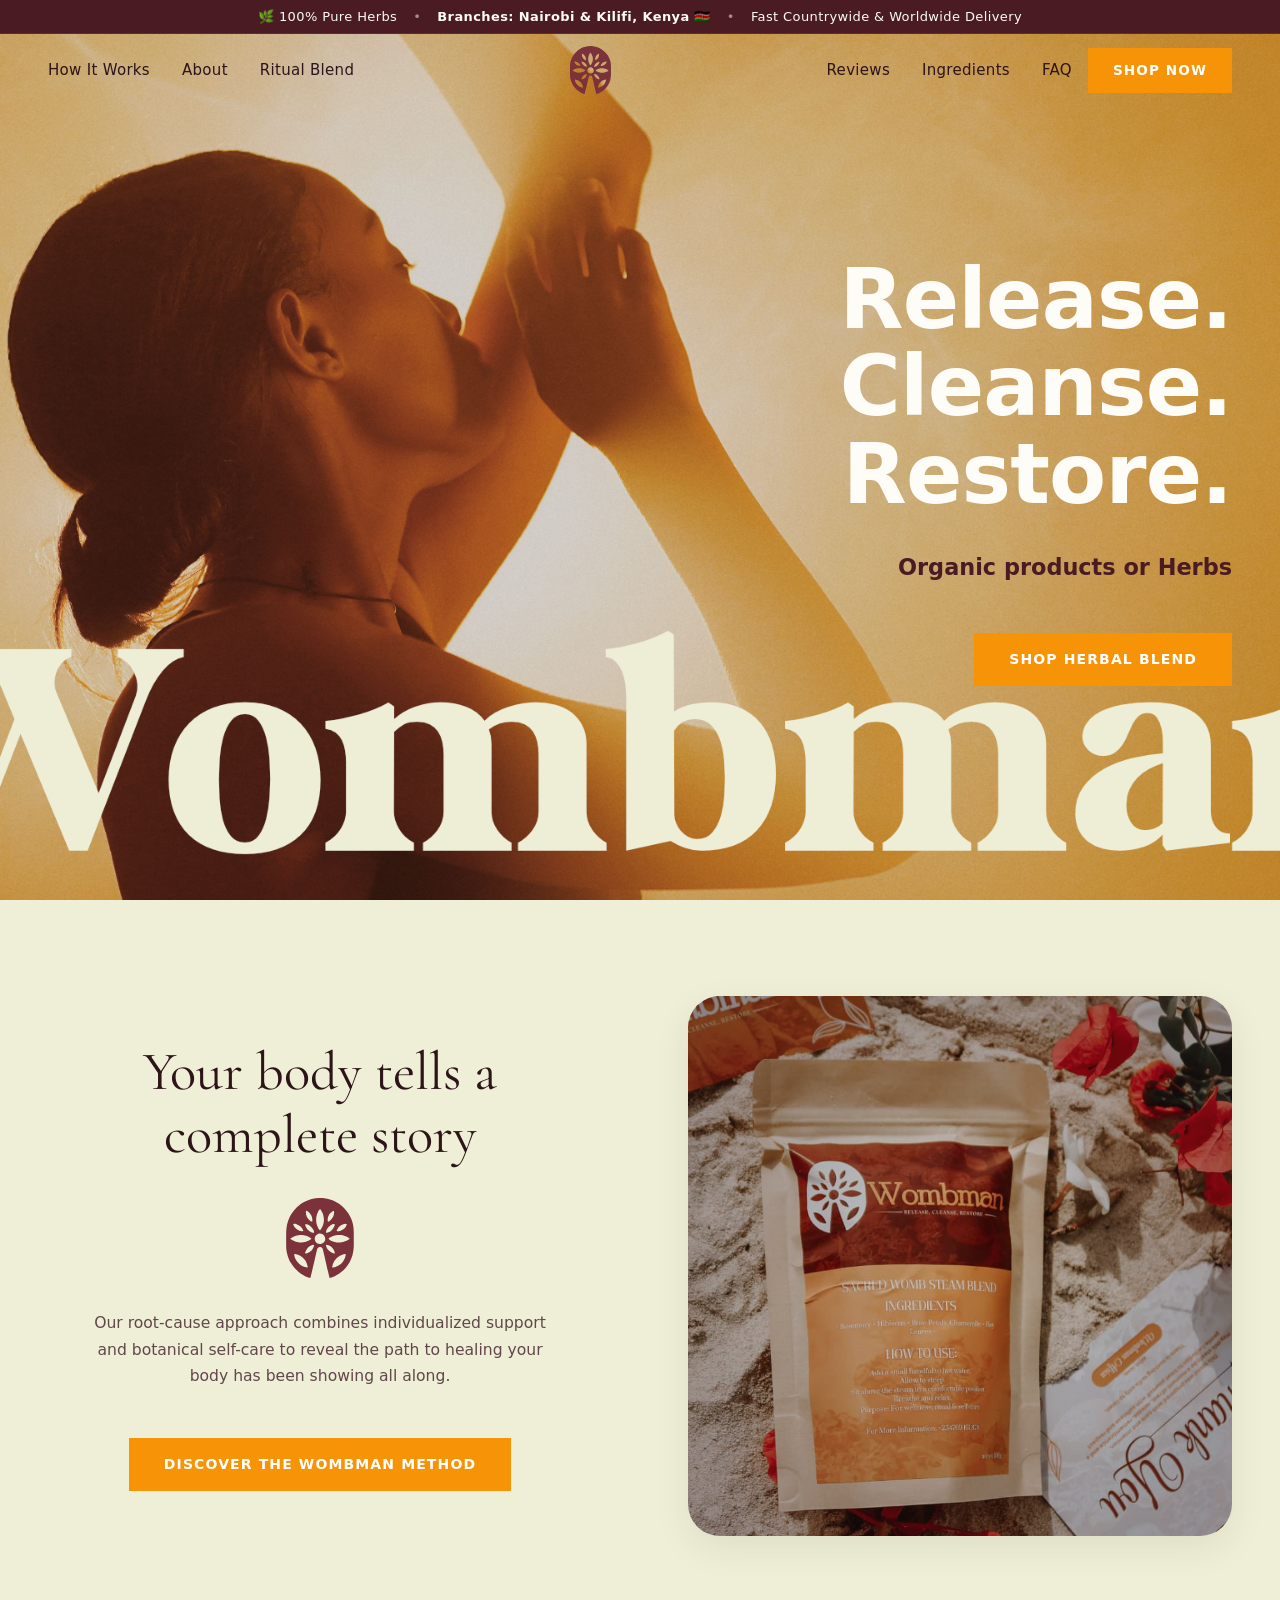
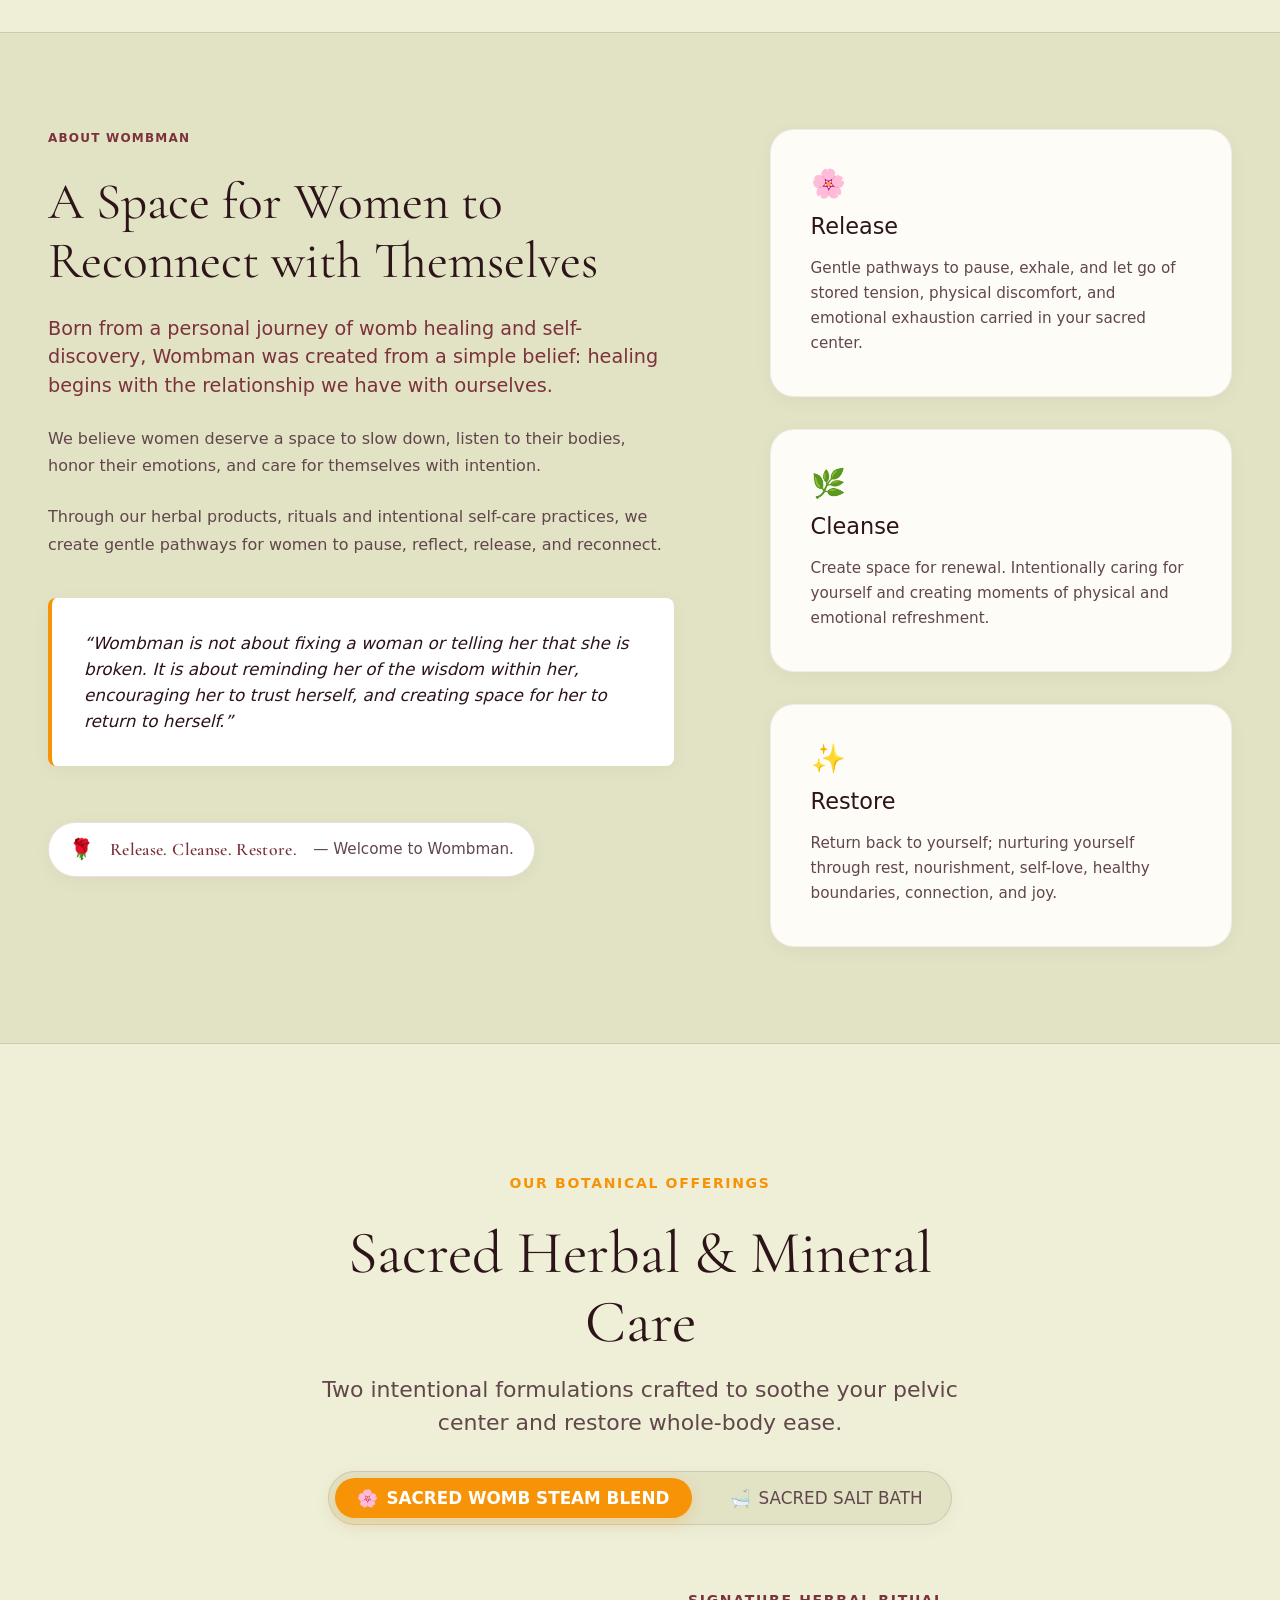
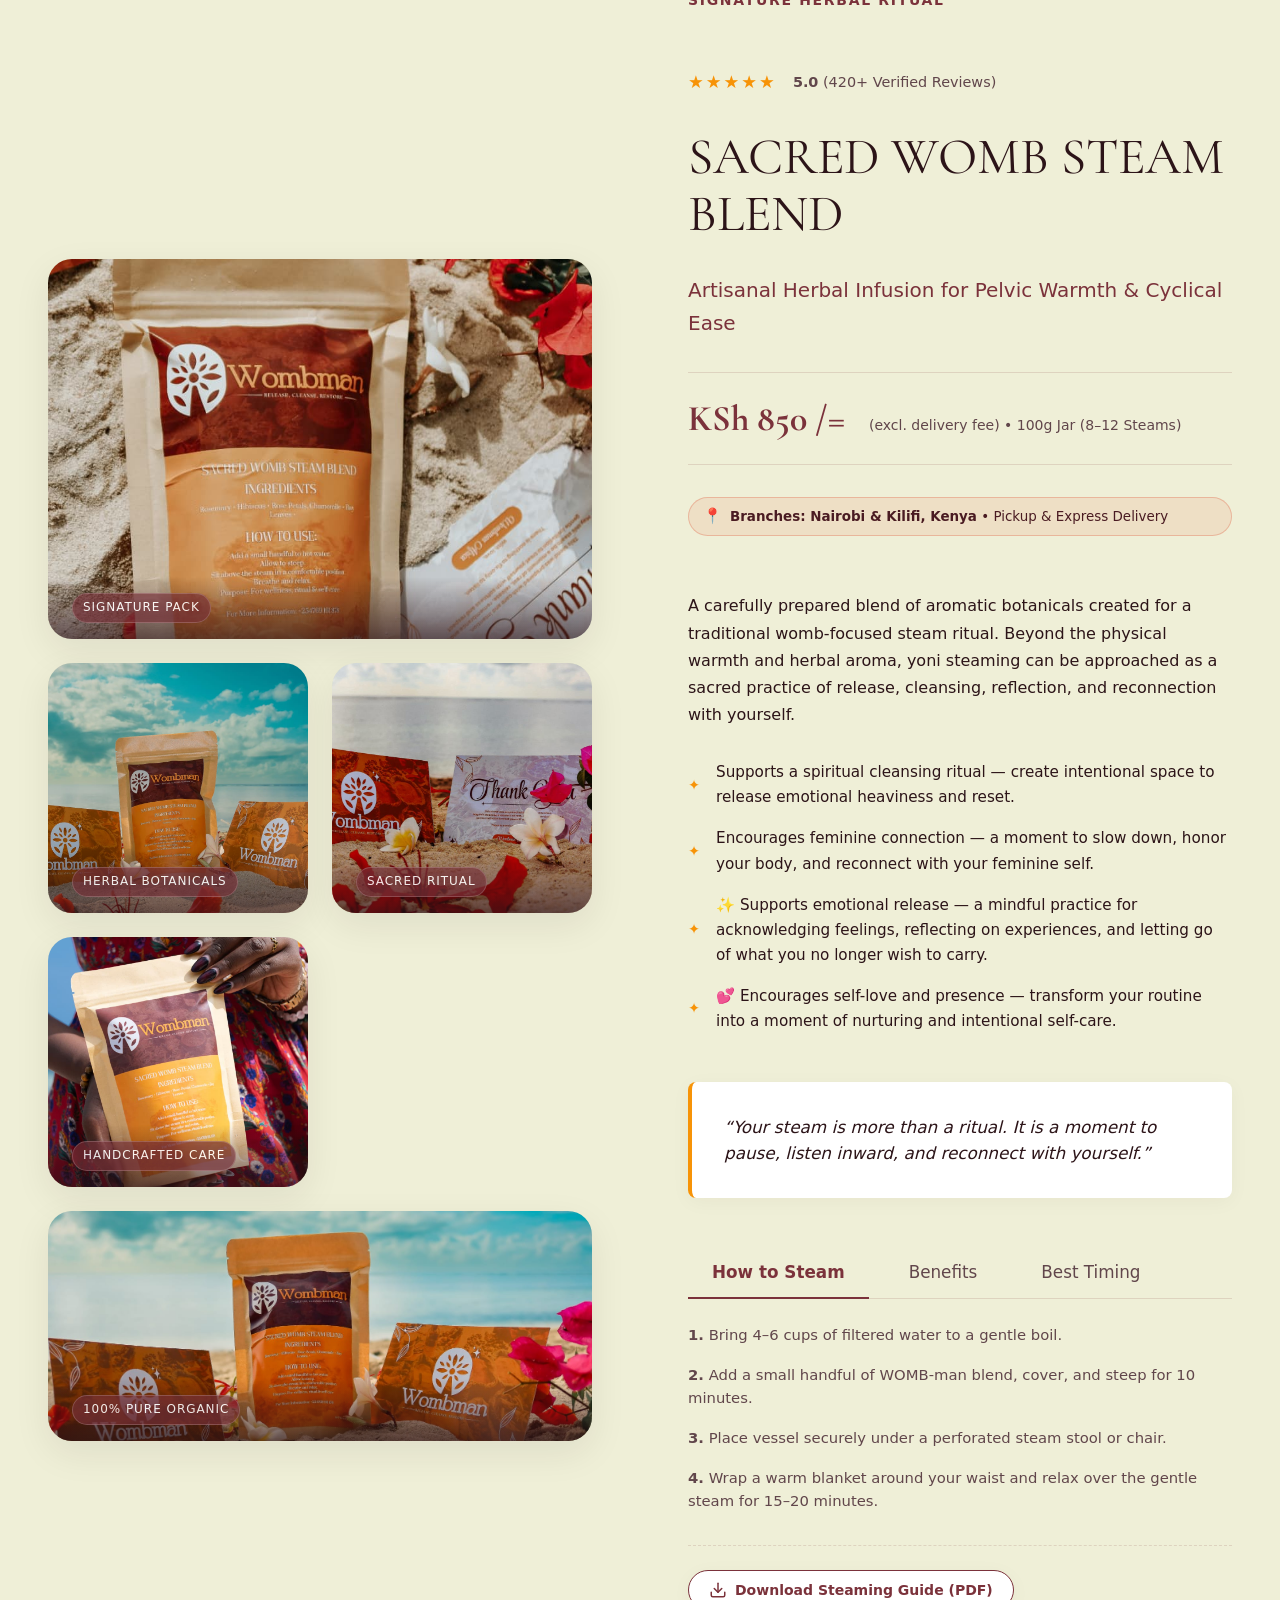
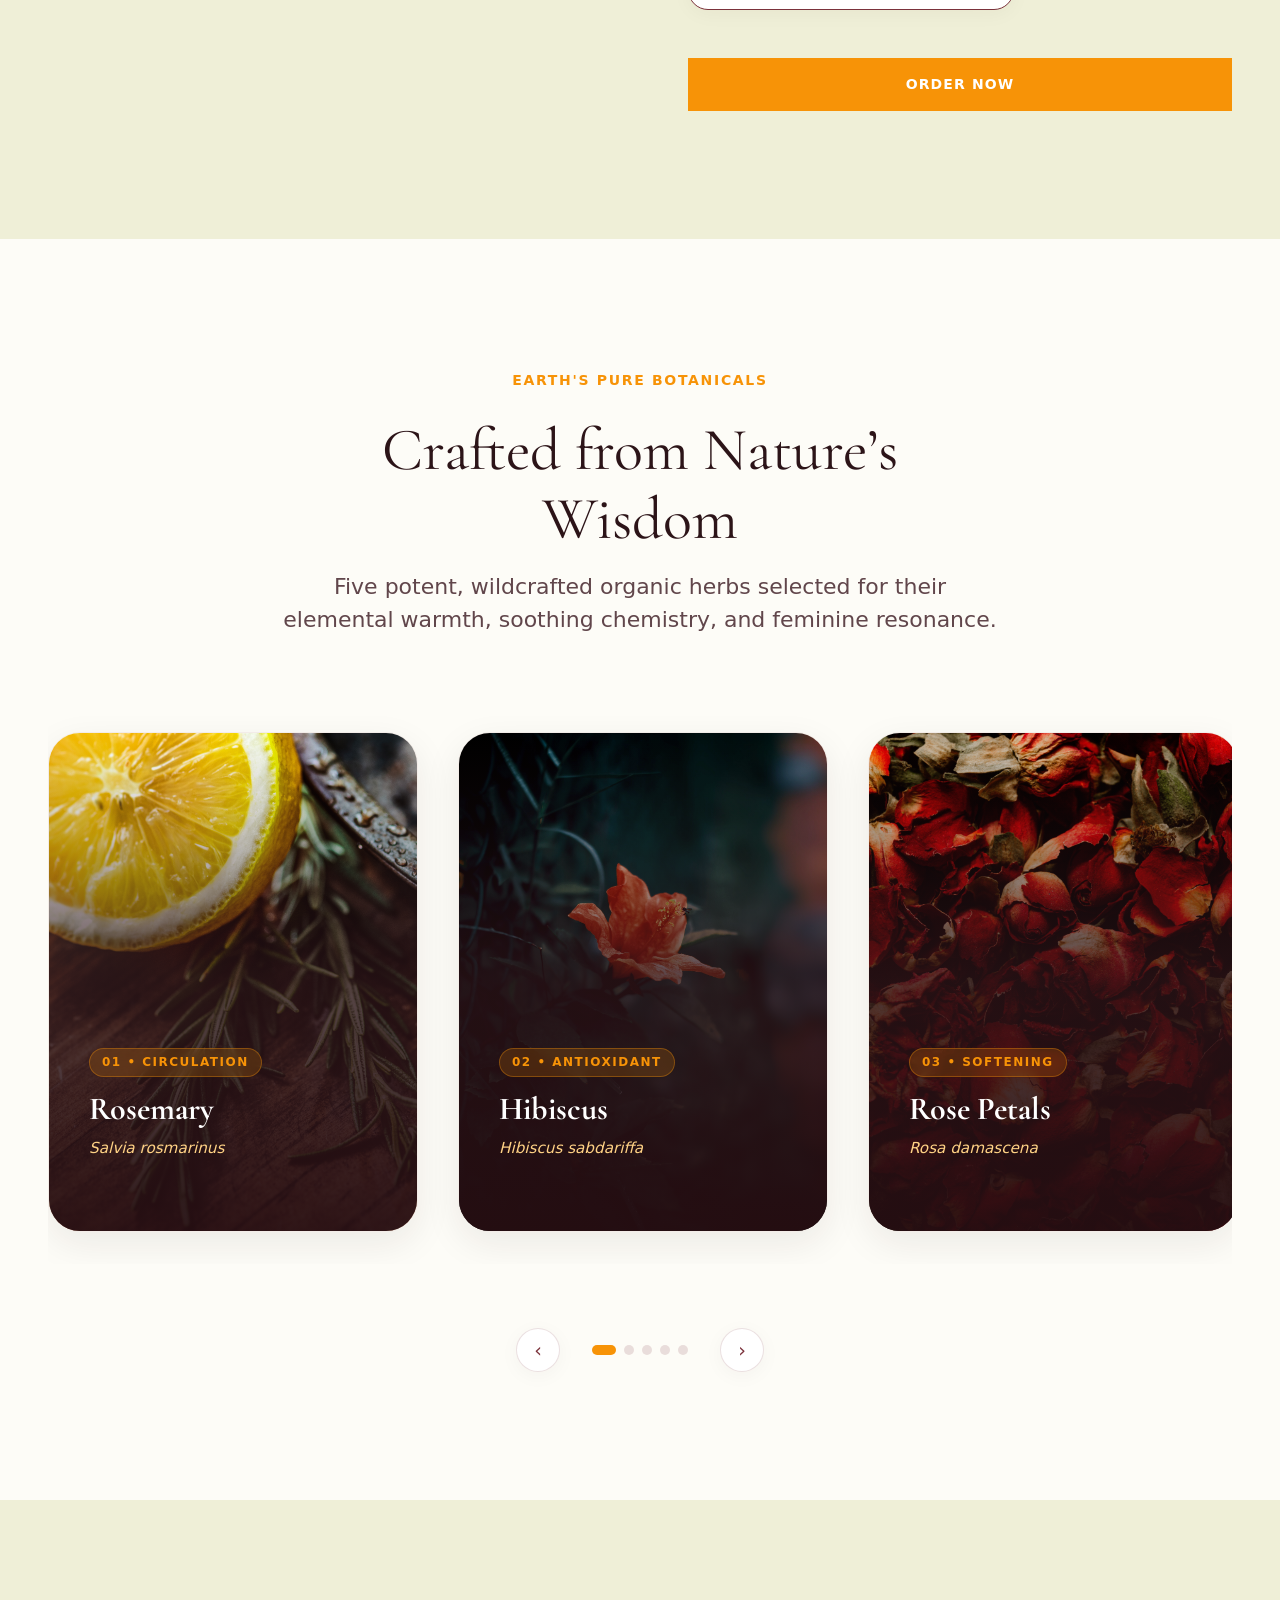
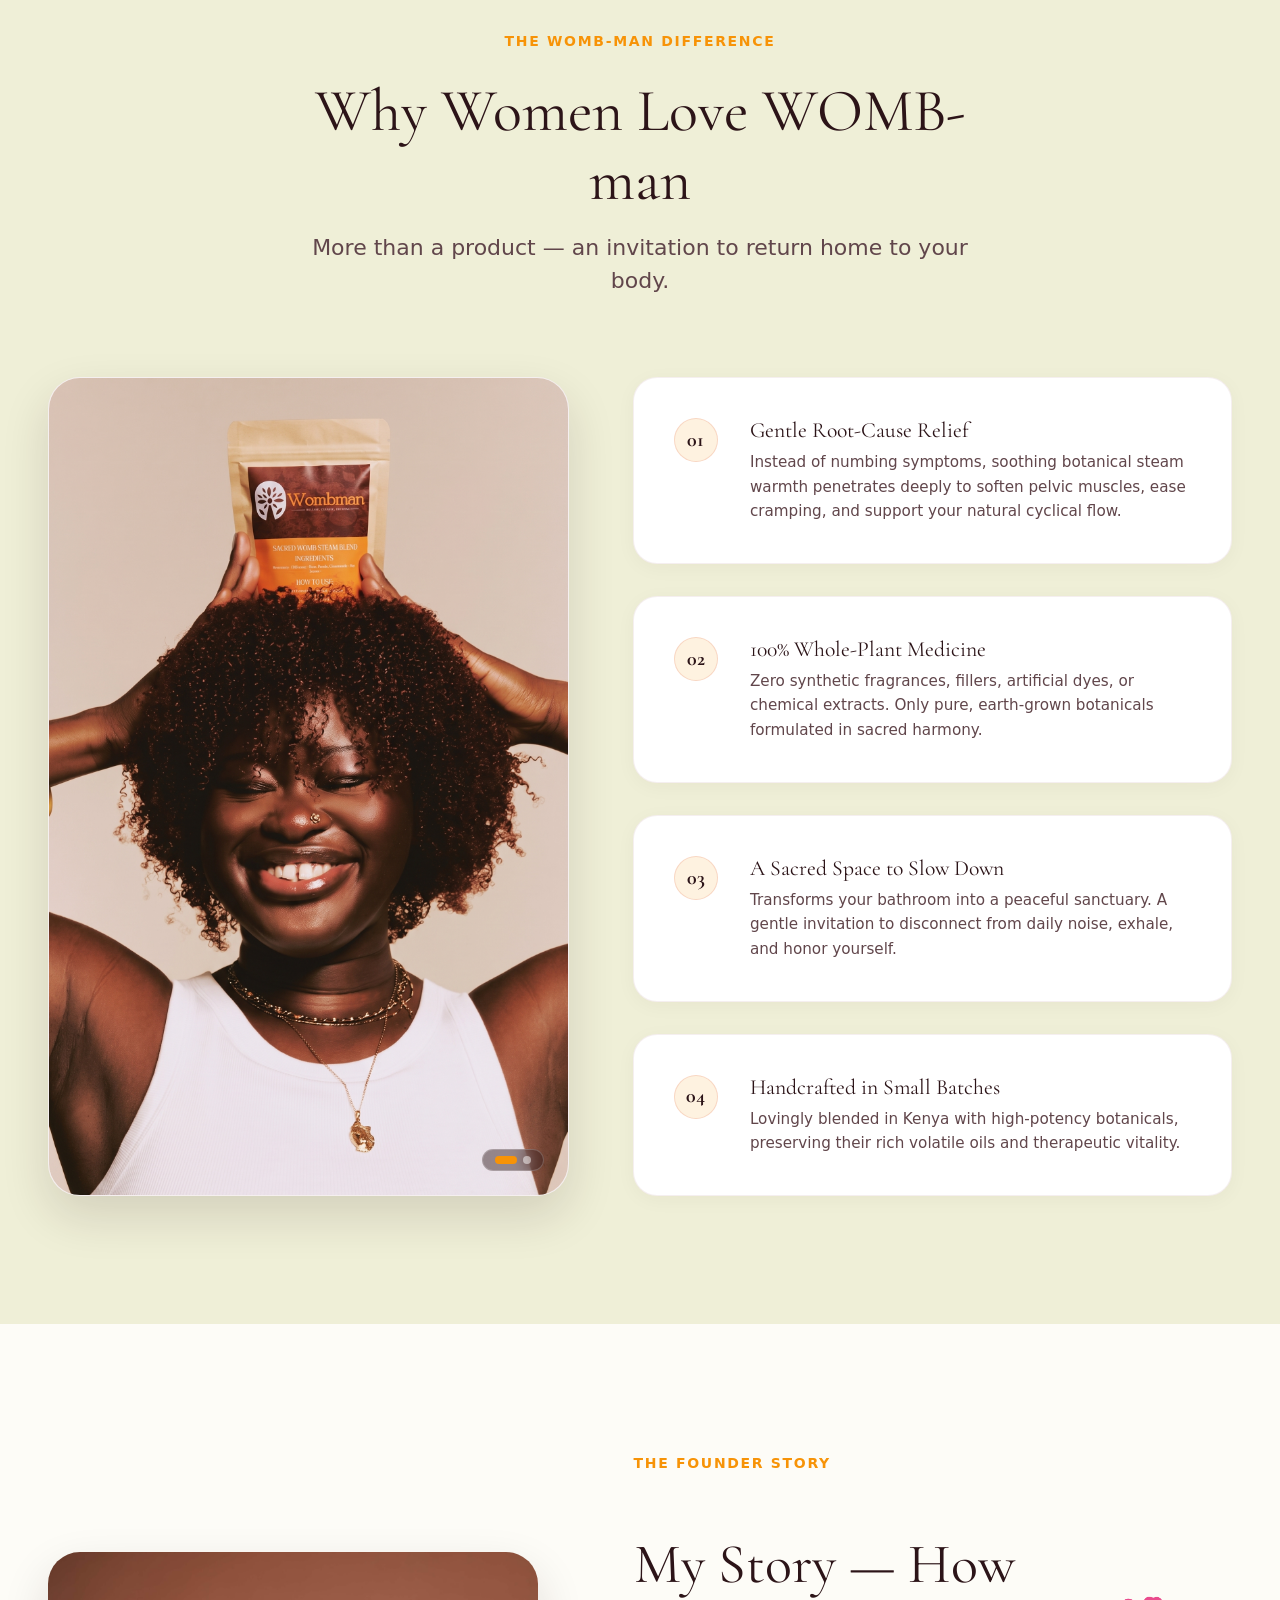
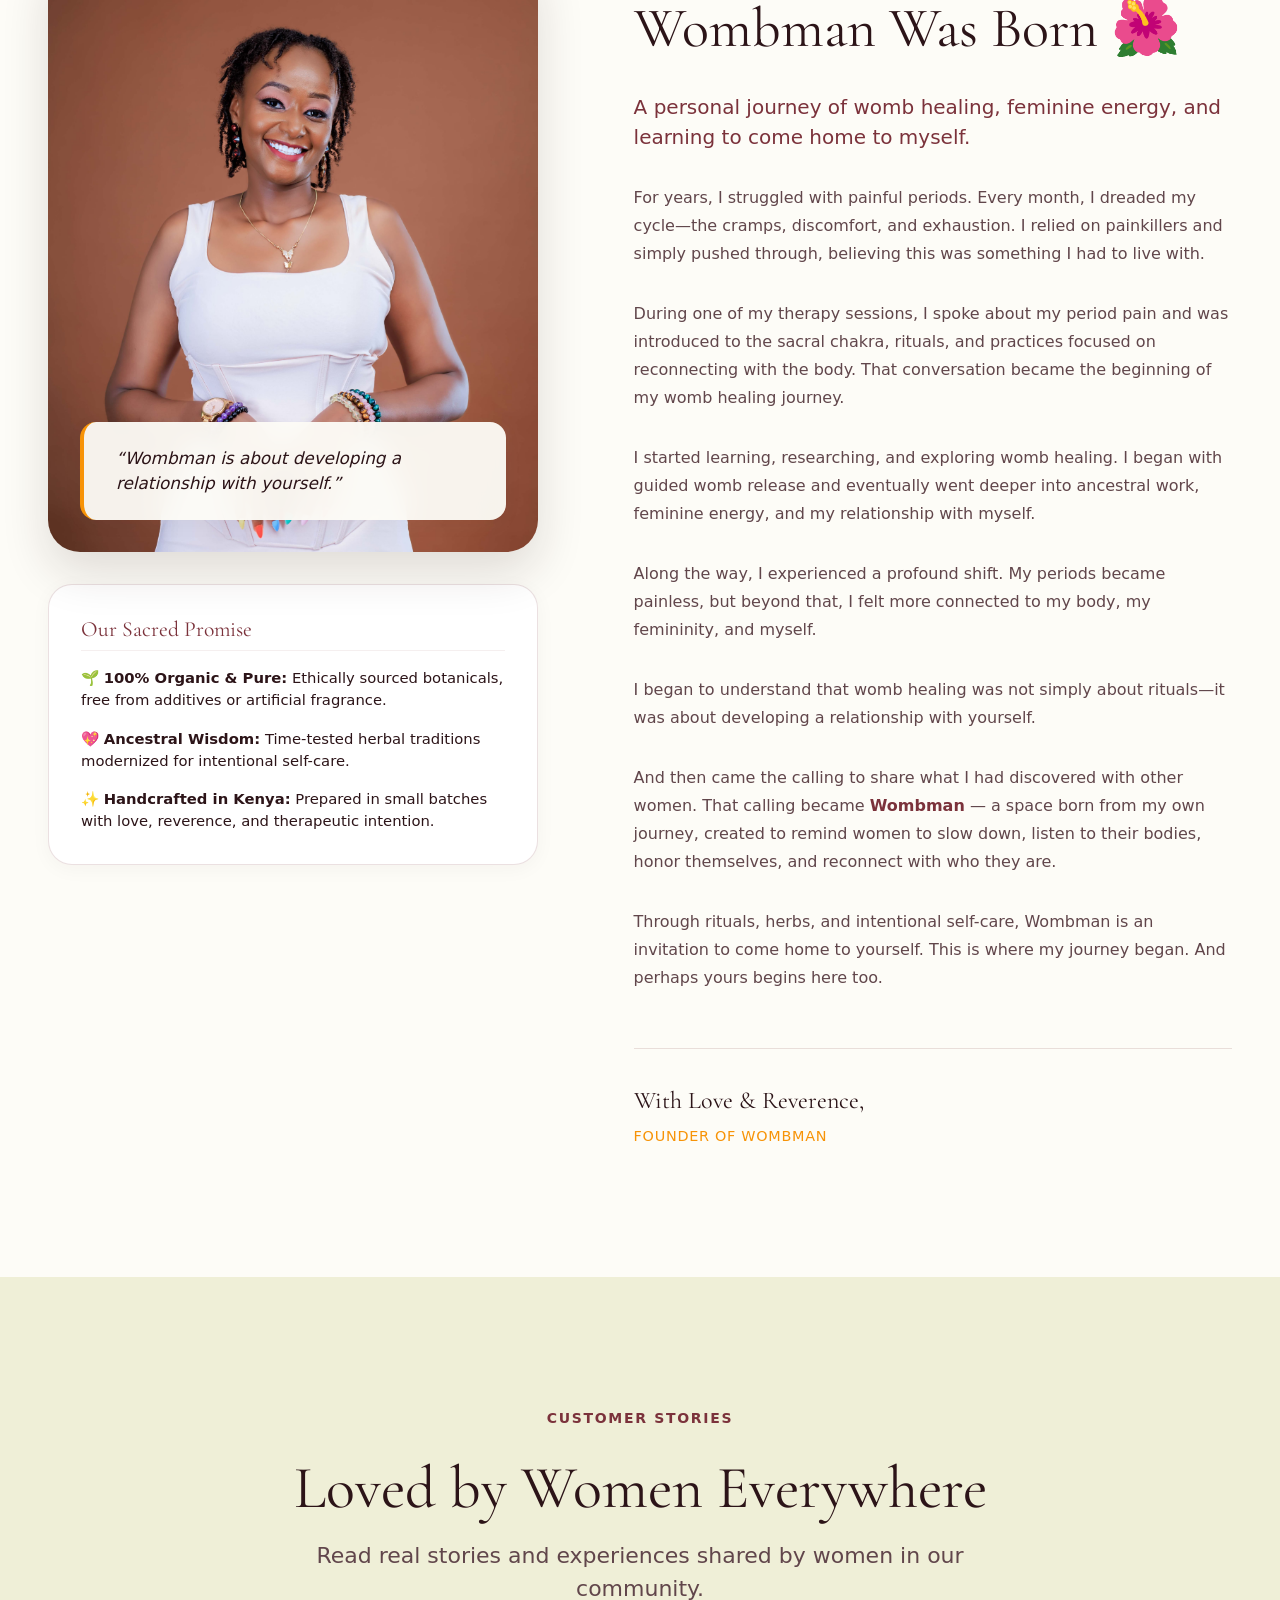
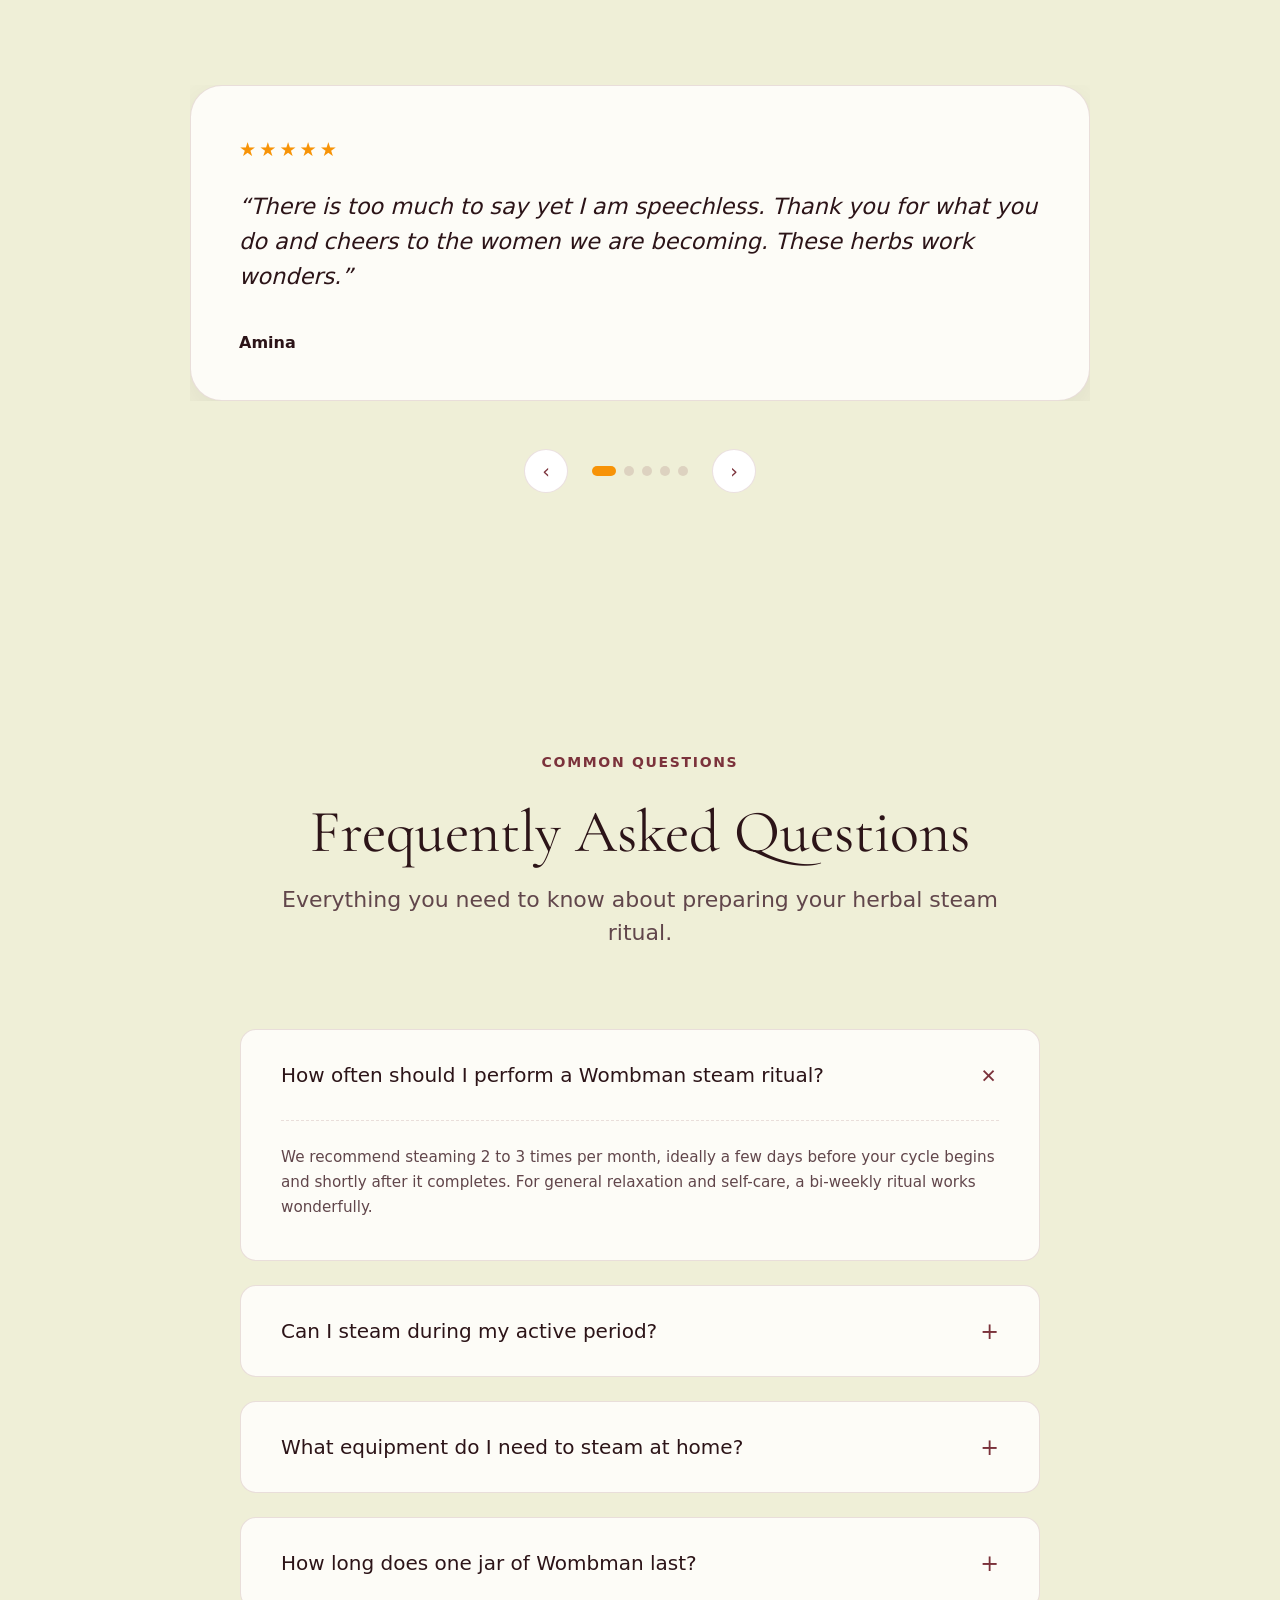
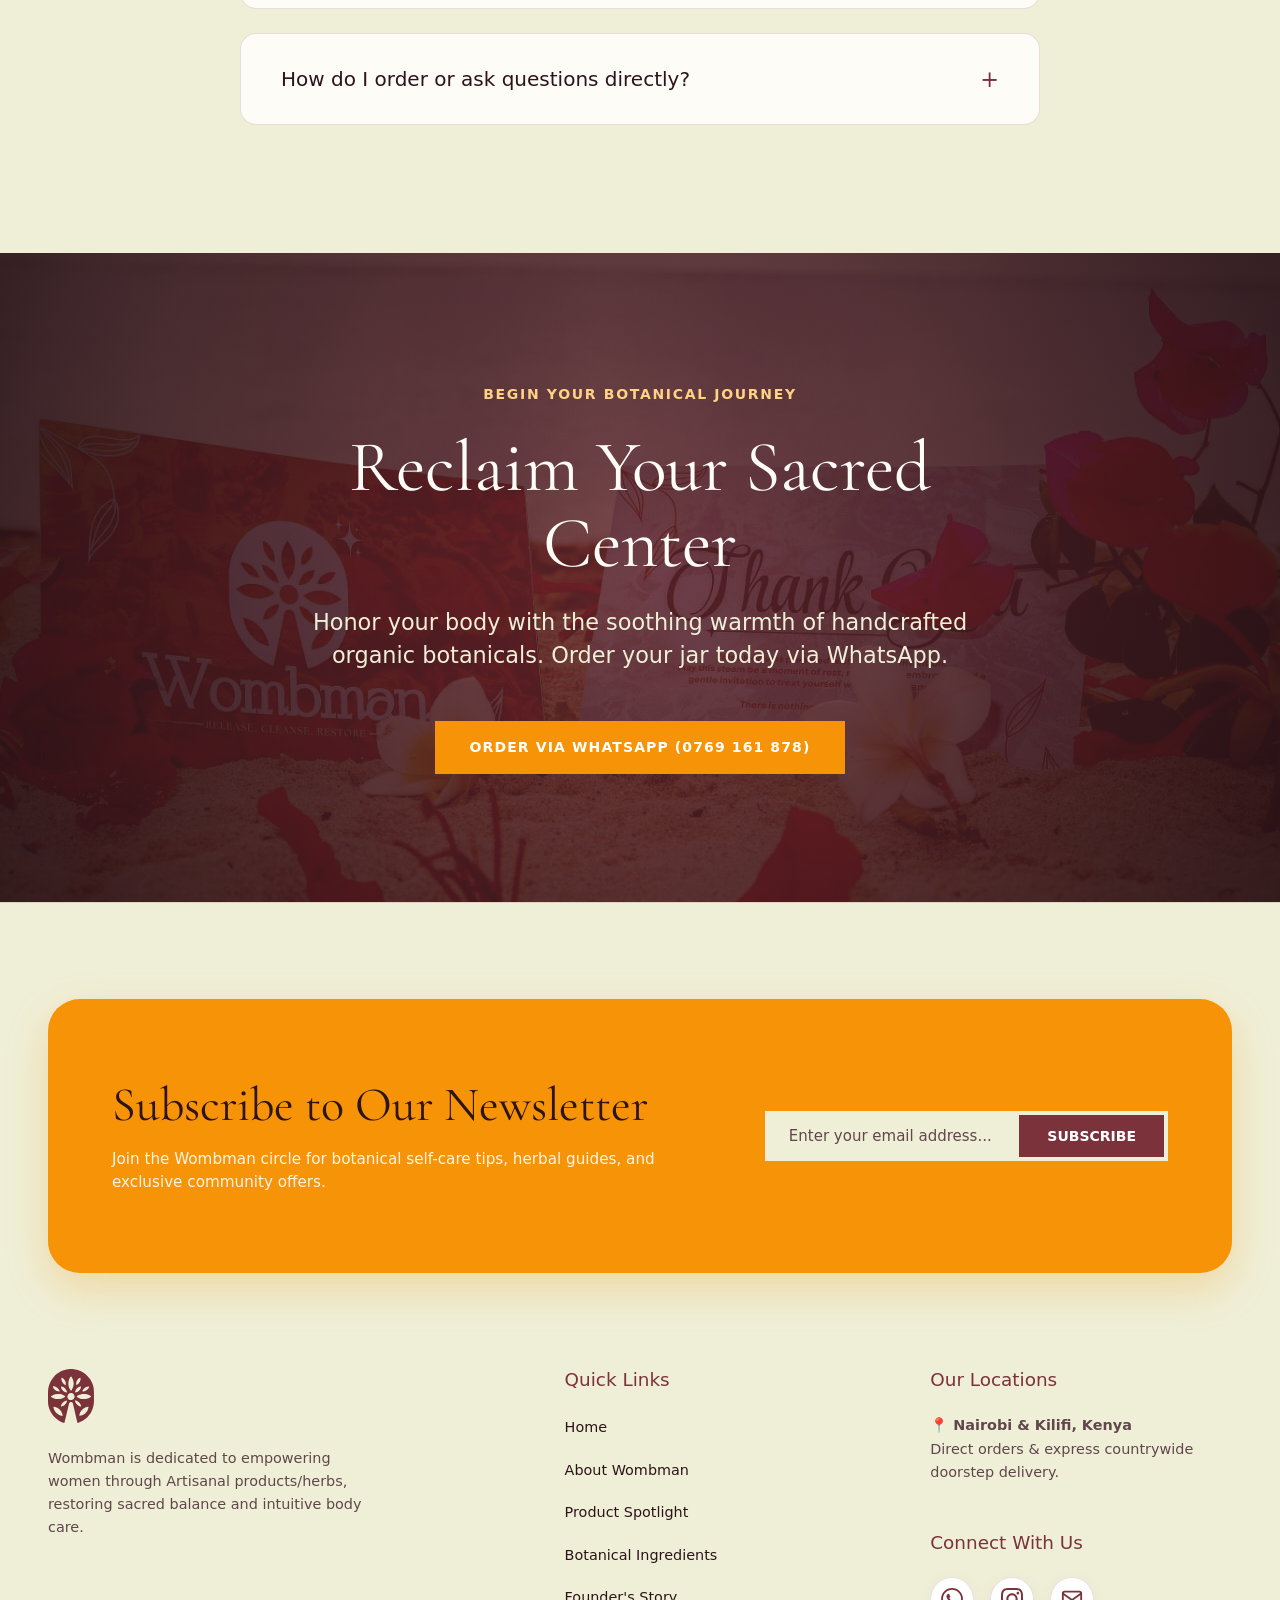
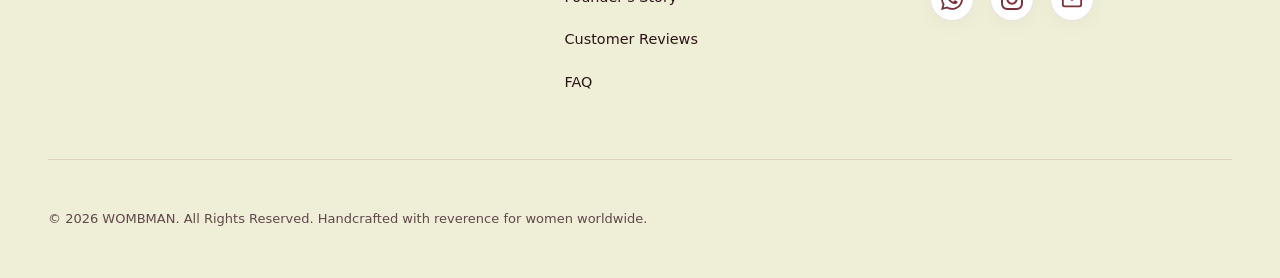
<file: index.html>
<!DOCTYPE html>
<html lang="en">
<head>
  <meta charset="UTF-8">
  <meta name="viewport" content="width=device-width, initial-scale=1.0">
  <title>Wombman — Sacred Botanical Herbal Steam Blend for Women</title>
  <meta name="description" content="Handcrafted 100% organic herbal steam blend designed to honor your cycle, nurture pelvic wellness, and restore your sacred center.">
  <link rel="canonical" href="https://www.wombmanafrica.com/">

  <!-- Google Site Verification -->
  <meta name="google-site-verification" content="google20cd6de1f8310b6c">
  <meta name="google-site-verification" content="google20cd6de1f8310b6c.html">

  <!-- LLM Context & Answer Engine Optimization (AEO) Discovery -->
  <link rel="describedby" href="/llms.txt">
  <link rel="alternate" type="text/markdown" href="/llms.txt" title="LLM Context">

  <!-- Open Graph / WhatsApp / Facebook / LinkedIn / Social Preview -->
  <meta property="og:type" content="website">
  <meta property="og:site_name" content="Wombman">
  <meta property="og:url" content="https://www.wombmanafrica.com/">
  <meta property="og:title" content="Wombman — Sacred Botanical Herbal Steam Blend for Women">
  <meta property="og:description" content="Handcrafted 100% organic herbal steam blend designed to honor your cycle, nurture pelvic wellness, and restore your sacred center. Branches in Nairobi &amp; Kilifi, Kenya.">
  <meta property="og:image" content="https://www.wombmanafrica.com/og-image.jpg">
  <meta property="og:image:secure_url" content="https://www.wombmanafrica.com/og-image.jpg">
  <meta property="og:image:type" content="image/jpeg">
  <meta property="og:image:width" content="1200">
  <meta property="og:image:height" content="630">
  <meta property="og:image:alt" content="Wombman Sacred Botanical Herbal Steam Blend for Women">
  <meta property="og:locale" content="en_US">

  <!-- Twitter / X Card -->
  <meta name="twitter:card" content="summary_large_image">
  <meta name="twitter:url" content="https://www.wombmanafrica.com/">
  <meta name="twitter:title" content="Wombman — Sacred Botanical Herbal Steam Blend for Women">
  <meta name="twitter:description" content="Handcrafted 100% organic herbal steam blend designed to honor your cycle, nurture pelvic wellness, and restore your sacred center. Branches in Nairobi &amp; Kilifi, Kenya.">
  <meta name="twitter:image" content="https://www.wombmanafrica.com/og-image.jpg">
  <meta name="twitter:image:alt" content="Wombman Sacred Botanical Herbal Steam Blend for Women">
  
  <!-- CSS Stylesheet -->
  <link rel="stylesheet" href="styles.css">
  
  <!-- Favicons & App Icons (Standardized for Google Search SERP, Desktop & Mobile) -->
  <link rel="icon" href="/favicon.ico" sizes="any">
  <link rel="shortcut icon" href="/favicon.ico">
  <link rel="icon" type="image/svg+xml" href="/favicon.svg">
  <link rel="icon" type="image/png" sizes="48x48" href="/favicon-48x48.png">
  <link rel="icon" type="image/png" sizes="96x96" href="/favicon-96x96.png">
  <link rel="icon" type="image/png" sizes="32x32" href="/favicon-32x32.png">
  <link rel="icon" type="image/png" sizes="16x16" href="/favicon-16x16.png">
  <link rel="icon" type="image/png" sizes="192x192" href="/web-app-manifest-192x192.png">
  <link rel="apple-touch-icon" sizes="180x180" href="/apple-touch-icon.png">
  <link rel="manifest" href="/site.webmanifest">
  <meta name="theme-color" content="#E06B4A">

  <!-- JSON-LD Structured Data for Search & Answer Engines (AEO) -->
  <script type="application/ld+json">
  {
    "@context": "https://schema.org",
    "@graph": [
      {
        "@type": "WebSite",
        "@id": "https://www.wombmanafrica.com/#website",
        "url": "https://www.wombmanafrica.com/",
        "name": "Wombman",
        "description": "Handcrafted 100% organic herbal steam blend designed to honor your cycle, nurture pelvic wellness, and restore your sacred center.",
        "datePublished": "2026-08-01",
        "dateModified": "2026-11-02",
        "publisher": {
          "@id": "https://www.wombmanafrica.com/#organization"
        }
      },
      {
        "@type": "Organization",
        "@id": "https://www.wombmanafrica.com/#organization",
        "name": "Wombman",
        "url": "https://www.wombmanafrica.com/",
        "logo": "https://www.wombmanafrica.com/favicon-96x96.png",
        "image": "https://www.wombmanafrica.com/og-image.jpg",
        "description": "Sacred botanical wellness handcrafted in Kenya with branches in Nairobi and Kilifi.",
        "founder": {
          "@type": "Person",
          "name": "Nancy",
          "jobTitle": "Founder & Herbalist"
        },
        "contactPoint": {
          "@type": "ContactPoint",
          "telephone": "+254769161878",
          "contactType": "customer service",
          "availableLanguage": ["English", "Swahili"]
        },
        "areaServed": ["KE", "Worldwide"]
      },
      {
        "@type": "Product",
        "@id": "https://www.wombmanafrica.com/#product-steam",
        "name": "Sacred Womb Steam Blend",
        "image": "https://www.wombmanafrica.com/og-image.jpg",
        "description": "A carefully prepared blend of organic aromatic botanicals (Rosemary, Dried Rose, Chamomile, Bay leaves, Hibiscus Flower) created for a traditional womb-focused steam ritual.",
        "brand": {
          "@id": "https://www.wombmanafrica.com/#organization"
        },
        "aggregateRating": {
          "@type": "AggregateRating",
          "ratingValue": "5.0",
          "reviewCount": "420"
        },
        "offers": {
          "@type": "Offer",
          "price": "850",
          "priceCurrency": "KES",
          "availability": "https://schema.org/InStock",
          "url": "https://www.wombmanafrica.com/#product"
        }
      },
      {
        "@type": "Product",
        "@id": "https://www.wombmanafrica.com/#product-bath",
        "name": "Sacred Salt Bath",
        "image": "https://www.wombmanafrica.com/og-image.jpg",
        "description": "A restorative blend of pure mineral sea salt and whole organic botanicals created to support spiritual bath rituals, muscular tension relief, and intentional self-care.",
        "brand": {
          "@id": "https://www.wombmanafrica.com/#organization"
        },
        "aggregateRating": {
          "@type": "AggregateRating",
          "ratingValue": "5.0",
          "reviewCount": "85"
        },
        "offers": {
          "@type": "Offer",
          "price": "1000",
          "priceCurrency": "KES",
          "availability": "https://schema.org/InStock",
          "url": "https://www.wombmanafrica.com/#product"
        }
      },
      {
        "@type": "FAQPage",
        "@id": "https://www.wombmanafrica.com/#faq",
        "mainEntity": [
          {
            "@type": "Question",
            "name": "How often should I perform a Wombman steam ritual?",
            "acceptedAnswer": {
              "@type": "Answer",
              "text": "We recommend steaming 2 to 3 times per month, ideally a few days before your cycle begins and shortly after it completes. For general relaxation and self-care, a bi-weekly ritual works wonderfully."
            }
          },
          {
            "@type": "Question",
            "name": "Can I steam during my active period?",
            "acceptedAnswer": {
              "@type": "Answer",
              "text": "No, we advise against steaming during active menstrual bleeding or pregnancy. Wait until your cycle flow has completely stopped before enjoying your next session."
            }
          },
          {
            "@type": "Question",
            "name": "What equipment do I need to steam at home?",
            "acceptedAnswer": {
              "@type": "Answer",
              "text": "You only need a heat-safe bowl or pot, hot water, 2 tablespoons of Wombman blend, a comfortable chair or steam stool, and a long warm blanket to wrap around your lower body to capture the soothing steam heat."
            }
          },
          {
            "@type": "Question",
            "name": "How long does one jar of Wombman last?",
            "acceptedAnswer": {
              "@type": "Answer",
              "text": "Each 100g jar contains enough handcrafted herbal blend for approximately 8 to 12 individual steam sessions."
            }
          },
          {
            "@type": "Question",
            "name": "How do I order or ask questions directly?",
            "acceptedAnswer": {
              "@type": "Answer",
              "text": "You can easily order directly via WhatsApp by clicking any 'Shop Now' button or contacting us at 0769 161 878 (+254 769 161878). Our team is happy to assist with personalized recommendations!"
            }
          }
        ]
      }
    ]
  }
  </script>
</head>
<body>

  <!-- ==========================================================================
       1. NAVIGATION HEADER (Meadowell Inspired)
       ========================================================================== -->
  <header class="header" id="header">
    <!-- Top Announcement Bar -->
    <aside class="top-announcement-bar" aria-label="Announcement">
      <div class="container announcement-inner">
        <span>🌿 100% Pure Herbs</span>
        <span class="announcement-sep">•</span>
        <span><strong>Branches: Nairobi &amp; Kilifi, Kenya 🇰🇪</strong></span>
        <span class="announcement-sep">•</span>
        <span>Fast Countrywide &amp; Worldwide Delivery</span>
      </div>
    </aside>

    <div class="container header-container">
      
      <!-- Left Navigation Menu -->
      <nav aria-label="Main Navigation Left" class="nav-left">
        <ul class="nav-menu">
          <li><a href="#story" class="nav-link">How It Works</a></li>
          <li><a href="#about" class="nav-link">About</a></li>
          <li><a href="#product" class="nav-link">Ritual Blend</a></li>
        </ul>
      </nav>

      <!-- Center Logo Icon (No text wordmark) -->
      <a href="#home" class="nav-logo" aria-label="Wombman Home">
        <img src="assets/Logo Icons/Maroon Womban.svg" alt="Wombman Botanical Icon" width="48" height="48">
      </a>

      <!-- Right Navigation Menu & Action -->
      <div class="nav-actions">
        <ul class="nav-menu">
          <li><a href="#reviews" class="nav-link">Reviews</a></li>
          <li><a href="#ingredients" class="nav-link">Ingredients</a></li>
          <li><a href="#faq" class="nav-link">FAQ</a></li>
        </ul>

        <a href="https://wa.me/254769161878?text=Hello%20Wombman%2C%20I%20am%20interested%20in%20ordering%20the%20handcrafted%20botanical%20herbal%20steam%20blend." 
           target="_blank" 
           rel="noopener noreferrer" 
           class="btn btn-primary"
           style="padding: 10px 24px; font-size: 0.85rem;"
           aria-label="Shop Now via WhatsApp">
          Shop Now
        </a>

        <!-- Mobile Menu Toggle Button -->
        <button class="mobile-toggle" id="mobile-toggle" aria-label="Toggle navigation menu" aria-expanded="false">
          <span></span>
          <span></span>
          <span></span>
        </button>
      </div>

    </div>
  </header>

  <!-- Mobile Drawer Menu -->
  <div class="mobile-nav" id="mobile-nav">
    <div>
      <div class="nav-logo mb-4">
        <img src="assets/Logo Icons/Orange Womban.svg" alt="Wombman Icon" width="48" height="48">
      </div>
      <ul class="mobile-nav-list">
        <li><a href="#home" class="mobile-nav-link">Home</a></li>
        <li><a href="#story" class="mobile-nav-link">How It Works</a></li>
        <li><a href="#about" class="mobile-nav-link">About</a></li>
        <li><a href="#product" class="mobile-nav-link">Ritual Blend</a></li>
        <li><a href="#ingredients" class="mobile-nav-link">Ingredients</a></li>
        <li><a href="#founder" class="mobile-nav-link">Founder's Story</a></li>
        <li><a href="#reviews" class="mobile-nav-link">Reviews</a></li>
        <li><a href="#faq" class="mobile-nav-link">FAQ</a></li>
      </ul>
    </div>
    <div>
      <a href="https://wa.me/254769161878?text=Hello%20Wombman%2C%20I%20am%20interested%20in%20ordering%20the%20handcrafted%20botanical%20herbal%20steam%20blend." 
         target="_blank" 
         class="btn btn-primary" 
         style="width: 100%;">
        Order via WhatsApp (0769 161 878)
      </a>
    </div>
  </div>

  <main>
    <!-- ==========================================================================
         2. MEADOWELL-INSPIRED HERO SECTION
         ========================================================================== -->
    <section class="hero-meadowell" id="home">
      <!-- Full Cover Background Image (Hero 2.png) -->
      <div class="hero-meadowell-bg">
        <img src="assets/Hero section/Hero 2.png" alt="Wombman Botanical Wellness">
        <div class="hero-meadowell-overlay"></div>
      </div>

      <!-- Right-Aligned Hero Content Container -->
      <div class="container hero-meadowell-container">
        <div class="hero-meadowell-content-right">
          
          <!-- Main Headline: Release. Cleanse. Restore. (Mograph Font, Cream Color) -->
          <h1 class="hero-headline-cream">
            Release. Cleanse. Restore.
          </h1>

          <!-- Supporting Paragraph: 100% organic herbal steams to honor your cycle. (Mograph Font, Berry Dark Color) -->
          <p class="hero-subtext-berry">
            Organic products or Herbs
          </p>

          <!-- Right-Aligned CTA Button -->
          <div class="hero-meadowell-cta-wrap">
            <a href="https://wa.me/254769161878?text=Hello%20Wombman%2C%20I%20am%20ready%20to%20order%20the%20Sacred%20Botanical%20Steam%20Blend." 
               target="_blank" 
               rel="noopener noreferrer" 
               class="btn btn-primary">
              Shop Herbal Blend
            </a>
          </div>

        </div>
      </div>
    </section>

    <!-- ==========================================================================
         3. SECTION 2: "Your body tells a complete story" (Meadowell Inspired)
         ========================================================================== -->
    <section class="section-story" id="story">
      <div class="container">
        <div class="story-grid">
          
          <!-- Left Column -->
          <div class="story-left">
            <h2 class="story-title">Your body tells a complete story</h2>
            
            <img src="assets/Logo Icons/Maroon Womban.svg" alt="Wombman Icon" class="story-logo-icon">

            <p class="story-desc">
              Our root-cause approach combines individualized support and botanical self-care to reveal the path to healing your body has been showing all along.
            </p>

            <a href="#product" class="btn btn-primary">
              Discover the Wombman Method
            </a>
          </div>

          <!-- Right Column: Clean Photo without floating badges -->
          <div class="story-right">
            <img src="assets/Product Photos/Vertical Product Shot.jpeg" alt="Wombman Ritual Blend" class="story-img">
            <div class="story-diagram-overlay"></div>
          </div>

        </div>
      </div>
    </section>

    <!-- ==========================================================================
         4. SECTION 3: "About WOMB-man" (Our Philosophy & Space)
         ========================================================================== -->
    <section class="section-why-us" id="about">
      <div class="container">
        <div class="why-grid">
          
          <!-- Left Column -->
          <div class="why-left">
            <span class="why-eyebrow">ABOUT WOMBMAN</span>
            <h2 class="why-title font-display">A Space for Women to Reconnect with Themselves</h2>
            <p class="why-lead font-secondary">
              Born from a personal journey of womb healing and self-discovery, Wombman was created from a simple belief: healing begins with the relationship we have with ourselves.
            </p>
            <p class="why-desc font-body">
              We believe women deserve a space to slow down, listen to their bodies, honor their emotions, and care for themselves with intention.
            </p>
            <p class="why-desc font-body">
              Through our herbal products, rituals and intentional self-care practices, we create gentle pathways for women to pause, reflect, release, and reconnect.
            </p>
            <div class="why-quote-card">
              <p class="why-quote-text font-secondary">
                “Wombman is not about fixing a woman or telling her that she is broken. It is about reminding her of the wisdom within her, encouraging her to trust herself, and creating space for her to return to herself.”
              </p>
            </div>
            <div class="about-tagline-badge">
              <span class="tagline-rose">🌹</span>
              <span class="tagline-text font-display">Release. Cleanse. Restore.</span>
              <span class="tagline-sub font-secondary">— Welcome to Wombman.</span>
            </div>
          </div>

          <!-- Right Column -->
          <div class="why-right">
            
            <div class="why-feature-item">
              <div class="why-feature-icon">🌸</div>
              <h3 class="why-feature-title font-secondary">Release</h3>
              <p class="why-feature-text font-body">
                Gentle pathways to pause, exhale, and let go of stored tension, physical discomfort, and emotional exhaustion carried in your sacred center.
              </p>
            </div>

            <div class="why-feature-item">
              <div class="why-feature-icon">🌿</div>
              <h3 class="why-feature-title font-secondary">Cleanse</h3>
              <p class="why-feature-text font-body">
                Create space for renewal. Intentionally caring for yourself and creating moments of physical and emotional refreshment.
              </p>
            </div>

            <div class="why-feature-item">
              <div class="why-feature-icon">✨</div>
              <h3 class="why-feature-title font-secondary">Restore</h3>
              <p class="why-feature-text font-body">
                Return back to yourself; nurturing yourself through rest, nourishment, self-love, healthy boundaries, connection, and joy.
              </p>
            </div>

          </div>

        </div>
      </div>
    </section>

    <!-- ==========================================================================
         4. PRODUCT SPOTLIGHT SECTION (Dual Product Offerings)
         ========================================================================== -->
    <section class="product-spotlight section-padding" id="product">
      <div class="container">

        <!-- Product Collection Switcher -->
        <div class="product-collection-header">
          <div class="eyebrow eyebrow-orange">Our Botanical Offerings</div>
          <h2 class="section-title font-display">Sacred Herbal &amp; Mineral Care</h2>
          <p class="section-subtitle font-secondary">
            Two intentional formulations crafted to soothe your pelvic center and restore whole-body ease.
          </p>

          <div class="product-toggle-bar">
            <button class="product-toggle-btn active" data-product="product-steam" aria-label="View SACRED WOMB STEAM BLEND">
              <span class="toggle-icon">🌸</span>
              <span class="toggle-name">SACRED WOMB STEAM BLEND</span>
            </button>
            <button class="product-toggle-btn" data-product="product-bath" aria-label="View SACRED SALT BATH">
              <span class="toggle-icon">🛁</span>
              <span class="toggle-name">SACRED SALT BATH</span>
            </button>
          </div>
        </div>

        <!-- PRODUCT 1: SACRED WOMB STEAM BLEND -->
        <div class="product-panel active" id="product-steam">
          <div class="spotlight-grid">
            
            <!-- Interactive Bento Grid Gallery Showcase -->
            <div class="product-gallery bento-gallery">
              <div class="bento-grid-showcase" id="bento-steam-grid">
                
                <!-- Tile 1: Main Vertical Product Shot (Hero Tile) -->
                <div class="bento-item bento-hero" data-img="assets/Product Photos/Vertical Product Shot.jpeg">
                  <img src="assets/Product Photos/Vertical Product Shot.jpeg" alt="Vertical Product Shot" class="bento-img">
                  <div class="bento-overlay">
                    <span class="bento-tag font-secondary">Signature Pack</span>
                  </div>
                </div>

                <!-- Tile 2: Scenic Product 2 -->
                <div class="bento-item bento-medium" data-img="assets/Product Photos/Scenic Product 2.jpeg">
                  <img src="assets/Product Photos/Scenic Product 2.jpeg" alt="Scenic Product 2" class="bento-img">
                  <div class="bento-overlay">
                    <span class="bento-tag font-secondary">Herbal Botanicals</span>
                  </div>
                </div>

                <!-- Tile 3: Thank You Imagery -->
                <div class="bento-item bento-small" data-img="assets/Product Photos/Thank you Imagery.jpeg">
                  <img src="assets/Product Photos/Thank you Imagery.jpeg" alt="Thank You Imagery" class="bento-img">
                  <div class="bento-overlay">
                    <span class="bento-tag font-secondary">Sacred Ritual</span>
                  </div>
                </div>

                <!-- Tile 4: Product Hold -->
                <div class="bento-item bento-small" data-img="assets/Product Photos/Product Hold.jpeg">
                  <img src="assets/Product Photos/Product Hold.jpeg" alt="Product Hold" class="bento-img">
                  <div class="bento-overlay">
                    <span class="bento-tag font-secondary">Handcrafted Care</span>
                  </div>
                </div>

                <!-- Tile 5: Scenic Product Imagery -->
                <div class="bento-item bento-wide" data-img="assets/Product Photos/Scenic product Imagery.jpeg">
                  <img src="assets/Product Photos/Scenic product Imagery.jpeg" alt="Scenic product Imagery" class="bento-img">
                  <div class="bento-overlay">
                    <span class="bento-tag font-secondary">100% Pure Organic</span>
                  </div>
                </div>

              </div>
            </div>

            <!-- Product Details & Purchase Form -->
            <div class="product-details">
              <div class="eyebrow">Signature Herbal Ritual</div>
              
              <div class="rating-badge">
                <span class="stars">★★★★★</span>
                <span><strong>5.0</strong> (420+ Verified Reviews)</span>
              </div>

              <h3 class="product-main-title font-display">
                SACRED WOMB STEAM BLEND
              </h3>

              <p class="product-sub font-secondary">
                Artisanal Herbal Infusion for Pelvic Warmth &amp; Cyclical Ease
              </p>

              <div class="price-box">
                <span class="current-price font-display">KSh 850 /=</span>
                <span class="price-note">(excl. delivery fee) • 100g Jar (8–12 Steams)</span>
              </div>

              <!-- Branch Locations Badge -->
              <div class="product-location-badge">
                <span class="loc-pin">📍</span>
                <span class="loc-text"><strong>Branches: Nairobi &amp; Kilifi, Kenya</strong> • Pickup &amp; Express Delivery</span>
              </div>

              <p class="product-description font-body">
                A carefully prepared blend of aromatic botanicals created for a traditional womb-focused steam ritual. Beyond the physical warmth and herbal aroma, yoni steaming can be approached as a sacred practice of release, cleansing, reflection, and reconnection with yourself.
              </p>

              <!-- Key Benefits Checklist -->
              <ul class="benefits-list font-body">
                <li>Supports a spiritual cleansing ritual — create intentional space to release emotional heaviness and reset.</li>
                <li>Encourages feminine connection — a moment to slow down, honor your body, and reconnect with your feminine self.</li>
                <li>✨ Supports emotional release — a mindful practice for acknowledging feelings, reflecting on experiences, and letting go of what you no longer wish to carry.</li>
                <li>💕 Encourages self-love and presence — transform your routine into a moment of nurturing and intentional self-care.</li>
              </ul>

              <div class="why-quote-card" style="margin-top: var(--space-2); margin-bottom: 0;">
                <p class="why-quote-text font-secondary">
                  “Your steam is more than a ritual. It is a moment to pause, listen inward, and reconnect with yourself.”
                </p>
              </div>

              <!-- Interactive Tabbed Preparation Guide -->
              <div class="ritual-tabs">
                <div class="tab-buttons">
                  <button class="tab-btn active" data-tab="tab-steam-prepare">How to Steam</button>
                  <button class="tab-btn" data-tab="tab-steam-benefits">Benefits</button>
                  <button class="tab-btn" data-tab="tab-steam-timing">Best Timing</button>
                </div>

                <div class="tab-pane active" id="tab-steam-prepare">
                  <p class="step-item"><strong>1.</strong> Bring 4–6 cups of filtered water to a gentle boil.</p>
                  <p class="step-item"><strong>2.</strong> Add a small handful of WOMB-man blend, cover, and steep for 10 minutes.</p>
                  <p class="step-item"><strong>3.</strong> Place vessel securely under a perforated steam stool or chair.</p>
                  <p class="step-item"><strong>4.</strong> Wrap a warm blanket around your waist and relax over the gentle steam for 15–20 minutes.</p>
                  
                  <!-- PDF Download Button -->
                  <div class="steaming-pdf-download-wrap">
                    <button type="button" class="btn-download-pdf" id="download-guide-btn" aria-label="Download Steaming Guide as PDF">
                      <svg width="18" height="18" viewBox="0 0 24 24" fill="none" stroke="currentColor" stroke-width="2" stroke-linecap="round" stroke-linejoin="round">
                        <path d="M21 15v4a2 2 0 0 1-2 2H5a2 2 0 0 1-2-2v-4"></path>
                        <polyline points="7 10 12 15 17 10"></polyline>
                        <line x1="12" y1="15" x2="12" y2="3"></line>
                      </svg>
                      <span>Download Steaming Guide (PDF)</span>
                    </button>
                  </div>
                </div>

                <div class="tab-pane" id="tab-steam-benefits">
                  The gentle warmth and aromatic botanicals create a soothing sensory experience that encourages relaxation, mindful breathing, and a deeper sense of connection with your body making space for reflection, intention, and spiritual renewal.
                </div>

                <div class="tab-pane" id="tab-steam-timing">
                  Ideal for 3–5 days prior to your cycle start, after menstruation finishes, or whenever you seek intentional self-care and grounding. Avoid steaming during active menstrual bleeding or pregnancy.
                </div>
              </div>

              <!-- Direct Order Action -->
              <div class="product-actions">
                <a href="https://wa.me/254769161878?text=Hello%20Wombman%2C%20I%20would%20like%20to%20order%20the%20SACRED%20WOMB%20STEAM%20BLEND%20for%20KSh%20850." 
                   target="_blank" 
                   rel="noopener noreferrer" 
                   class="btn btn-primary"
                   style="flex: 1; min-width: 260px;">
                  Order Now
                </a>
              </div>

            </div>

          </div>
        </div>

        <!-- PRODUCT 2: SACRED SALT BATH -->
        <div class="product-panel" id="product-bath">
          <div class="spotlight-grid">
            
            <!-- Interactive Bento Grid Gallery Showcase -->
            <div class="product-gallery bento-gallery">
              <div class="bento-grid-showcase bento-grid-2col" id="bento-bath-grid">
                
                <!-- Tile 1: Salt Bath Main -->
                <div class="bento-item bento-hero-half" data-img="assets/Product Photos/Salt Bath NEW.png">
                  <img src="assets/Product Photos/Salt Bath NEW.png" alt="Wombman Sacred Salt Bath Package" class="bento-img">
                  <div class="bento-overlay">
                    <span class="bento-tag font-secondary">Restorative Bath Salts</span>
                  </div>
                </div>

                <!-- Tile 2: Salt Bath 2 -->
                <div class="bento-item bento-hero-half" data-img="assets/Product Photos/Salt Bath 2.jpeg">
                  <img src="assets/Product Photos/Salt Bath 2.jpeg" alt="Sacred Salt Bath Botanicals and Crystals" class="bento-img">
                  <div class="bento-overlay">
                    <span class="bento-tag font-secondary">Botanical Infusion</span>
                  </div>
                </div>

              </div>
            </div>

            <!-- Product Details & Purchase Form -->
            <div class="product-details">
              <div class="eyebrow">Restorative Mineral Soak</div>
              
              <div class="rating-badge">
                <span class="stars">★★★★★</span>
                <span><strong>5.0</strong> (New Release • Verified Community)</span>
              </div>

              <h3 class="product-main-title font-display">
                SACRED SALT BATH
              </h3>

              <p class="product-sub font-secondary">
                Pure Mineral Crystals &amp; Restorative Botanical Infusion
              </p>

              <div class="price-box">
                <span class="current-price font-display">KSh 1,000 /=</span>
                <span class="price-note">(excl. delivery fee) • 250g Jar / Pouch (6–10 Soaks)</span>
              </div>

              <!-- Branch Locations Badge -->
              <div class="product-location-badge">
                <span class="loc-pin">📍</span>
                <span class="loc-text"><strong>Branches: Nairobi &amp; Kilifi, Kenya</strong> • Pickup &amp; Express Delivery</span>
              </div>

              <p class="product-description font-body">
                A carefully prepared blend of sea salt and whole botanical herbs, created to support your spiritual bath rituals, cleansing, grounding, relaxation, and intentional self-care.
              </p>

              <!-- Key Benefits Checklist -->
              <ul class="benefits-list font-body">
                <li>Supports intentional cleansing and renewal</li>
                <li>Creates a calming ritual for rest, reflection, and reconnection</li>
                <li>Gently refreshes and softens the skin</li>
                <li>Encourages you to slow down, set an intention, and create space for yourself</li>
                <li>Made with carefully selected natural ingredients</li>
              </ul>

              <!-- Interactive Tabbed Preparation Guide -->
              <div class="ritual-tabs">
                <div class="tab-buttons">
                  <button class="tab-btn active" data-tab="tab-bath-prepare">How to Soak</button>
                  <button class="tab-btn" data-tab="tab-bath-benefits">Benefits</button>
                  <button class="tab-btn" data-tab="tab-bath-timing">Best Timing</button>
                </div>

                <div class="tab-pane active" id="tab-bath-prepare">
                  <p class="step-item"><strong>1.</strong> Fill your tub or foot basin with warm, comforting water.</p>
                  <p class="step-item"><strong>2.</strong> Add 3–4 tablespoons (or a generous handful) of Wombman SACRED SALT BATH.</p>
                  <p class="step-item"><strong>3.</strong> Swirl the water gently until mineral crystals and aromatic botanicals dissolve.</p>
                  <p class="step-item"><strong>4.</strong> Immerse yourself, breathe deeply, and soak undisturbed for 20–30 minutes.</p>
                </div>

                <div class="tab-pane" id="tab-bath-benefits">
                  A ritual designed to help you slow down, unwind, refresh your skin, and create intentional space for rest, reflection, and reconnection with yourself.
                </div>

                <div class="tab-pane" id="tab-bath-timing">
                  Ideal as an evening ritual, after a long or demanding day, following physical activity, or whenever you feel the need to slow down, reset, and reconnect with yourself. Use it as a moment to release the day, cleanse with intention, and restore through rest and self-care.
                </div>
              </div>

              <!-- Direct Order Action -->
              <div class="product-actions">
                <a href="https://wa.me/254769161878?text=Hello%20Wombman%2C%20I%20would%20like%20to%20order%20the%20SACRED%20SALT%20BATH%20for%20KSh%201000." 
                   target="_blank" 
                   rel="noopener noreferrer" 
                   class="btn btn-primary"
                   style="flex: 1; min-width: 260px;">
                  Order Now
                </a>
              </div>

            </div>

          </div>
        </div>

      </div>
    </section>

    <!-- ==========================================================================
         5. INGREDIENT STORY SECTION (Interactive Botanical Carousel)
         ========================================================================== -->
    <section class="ingredient-story section-padding" id="ingredients">
      <div class="container">
        
        <div class="section-header">
          <div class="eyebrow eyebrow-orange">Earth's Pure Botanicals</div>
          <h2 class="section-title font-display">Crafted from Nature’s Wisdom</h2>
          <p class="section-subtitle font-secondary">
            Five potent, wildcrafted organic herbs selected for their elemental warmth, soothing chemistry, and feminine resonance.
          </p>
        </div>

        <!-- Interactive Ingredients Carousel Wrapper -->
        <div class="ingredients-carousel-wrapper">
          
          <div class="ingredients-carousel" id="ingredients-carousel">
            <div class="ingredients-track" id="ingredients-track">
              
              <!-- Card 1: Rosemary -->
              <article class="ingredient-card">
                <div class="ingredient-card-bg">
                  <img src="assets/Ingredients/Rosemary.jpg" alt="Organic Rosemary sprigs" class="ingredient-card-img" loading="lazy">
                </div>
                <div class="ingredient-card-overlay">
                  <div class="ingredient-card-content">
                    <span class="ingredient-badge font-secondary">01 • Circulation</span>
                    <h3 class="ingredient-title font-display">Rosemary</h3>
                    <p class="ingredient-botanical font-secondary">Salvia rosmarinus</p>
                    <div class="ingredient-desc-wrap">
                      <p class="ingredient-desc font-body">
                        Stimulates warmth and healthy pelvic circulation. Helps ease muscle spasms while invigorating the mind with clean botanical clarity.
                      </p>
                    </div>
                  </div>
                </div>
              </article>

              <!-- Card 2: Hibiscus -->
              <article class="ingredient-card">
                <div class="ingredient-card-bg">
                  <img src="assets/Ingredients/Hibiscus Flower.jpg" alt="Rich red Hibiscus flower" class="ingredient-card-img" loading="lazy">
                </div>
                <div class="ingredient-card-overlay">
                  <div class="ingredient-card-content">
                    <span class="ingredient-badge font-secondary">02 • Antioxidant</span>
                    <h3 class="ingredient-title font-display">Hibiscus</h3>
                    <p class="ingredient-botanical font-secondary">Hibiscus sabdariffa</p>
                    <div class="ingredient-desc-wrap">
                      <p class="ingredient-desc font-body">
                        Packed with soothing antioxidants and vitamin C. Tones uterine tissues, restores vibrant moisture, and imparts a luxurious ruby infusion.
                      </p>
                    </div>
                  </div>
                </div>
              </article>

              <!-- Card 3: Rose Petals -->
              <article class="ingredient-card">
                <div class="ingredient-card-bg">
                  <img src="assets/Ingredients/Dried Rose.jpg" alt="Dried organic Rose Petals" class="ingredient-card-img" loading="lazy">
                </div>
                <div class="ingredient-card-overlay">
                  <div class="ingredient-card-content">
                    <span class="ingredient-badge font-secondary">03 • Softening</span>
                    <h3 class="ingredient-title font-display">Rose Petals</h3>
                    <p class="ingredient-botanical font-secondary">Rosa damascena</p>
                    <div class="ingredient-desc-wrap">
                      <p class="ingredient-desc font-body">
                        The ultimate heart-opening bloom. Softens delicate skin tissues, relieves emotional tension, and fills your space with divine aroma.
                      </p>
                    </div>
                  </div>
                </div>
              </article>

              <!-- Card 4: Chamomile -->
              <article class="ingredient-card">
                <div class="ingredient-card-bg">
                  <img src="assets/Ingredients/Chamomile.jpg" alt="Golden Chamomile blossoms" class="ingredient-card-img" loading="lazy">
                </div>
                <div class="ingredient-card-overlay">
                  <div class="ingredient-card-content">
                    <span class="ingredient-badge font-secondary">04 • Calming</span>
                    <h3 class="ingredient-title font-display">Chamomile</h3>
                    <p class="ingredient-botanical font-secondary">Matricaria chamomilla</p>
                    <div class="ingredient-desc-wrap">
                      <p class="ingredient-desc font-body">
                        Renowned for calming nervous stress and intestinal restlessness. Gently relaxes cramped abdominal muscles for restorative sleep.
                      </p>
                    </div>
                  </div>
                </div>
              </article>

              <!-- Card 5: Bay Leaves -->
              <article class="ingredient-card">
                <div class="ingredient-card-bg">
                  <img src="assets/Ingredients/Bay leaves.jpg" alt="Aromatic Bay Leaves" class="ingredient-card-img" loading="lazy">
                </div>
                <div class="ingredient-card-overlay">
                  <div class="ingredient-card-content">
                    <span class="ingredient-badge font-secondary">05 • Purifying</span>
                    <h3 class="ingredient-title font-display">Bay Leaves</h3>
                    <p class="ingredient-botanical font-secondary">Laurus nobilis</p>
                    <div class="ingredient-desc-wrap">
                      <p class="ingredient-desc font-body">
                        Brings purifying antimicrobial properties and deep elemental grounding to clear stagnant energy and balance overall moisture.
                      </p>
                    </div>
                  </div>
                </div>
              </article>

            </div>
          </div>

          <!-- Carousel Navigation Controls -->
          <div class="ingredients-controls">
            <button class="carousel-btn ingredient-nav-btn" id="prev-ingredient" aria-label="Previous ingredient">‹</button>
            <div class="carousel-dots" id="ingredient-dots"></div>
            <button class="carousel-btn ingredient-nav-btn" id="next-ingredient" aria-label="Next ingredient">›</button>
          </div>

        </div>

      </div>
    </section>

    <!-- ==========================================================================
         6. WHY WOMEN LOVE WOMBMAN (Editorial Reconnection & Benefits)
         ========================================================================== -->
    <section class="benefits-editorial-section section-padding" id="why-wombman">
      <div class="container">
        
        <div class="section-header">
          <div class="eyebrow eyebrow-orange">The WOMB-man Difference</div>
          <h2 class="section-title font-display">Why Women Love WOMB-man</h2>
          <p class="section-subtitle font-secondary">
            More than a product — an invitation to return home to your body.
          </p>
        </div>

        <div class="benefits-editorial-grid">
          
          <!-- Left Column: Visual Editorial Showcase with Auto-Changing Model Shots (5s Crossfade) -->
          <div class="benefits-visual-col">
            <div class="benefits-media-card">
              <div class="benefits-main-image-wrap" id="benefits-slideshow">
                <img src="assets/Model Shots/Model shot 1.jfif" alt="Woman holding WOMB-man botanical steam blend with reverence" class="benefits-model-img active">
                <img src="assets/Model Shots/Model Shot 2.jfif" alt="Woman enjoying WOMB-man botanical wellness ritual" class="benefits-model-img">
                <div class="benefits-slide-dots" id="benefits-slide-dots"></div>
              </div>
            </div>
          </div>

          <!-- Right Column: Concise, Direct-to-Reader Impact Reasons -->
          <div class="benefits-content-col">
            
            <div class="benefit-row-item">
              <div class="benefit-icon-badge font-display">01</div>
              <div class="benefit-text-wrap">
                <h3 class="benefit-point-title font-display">Gentle Root-Cause Relief</h3>
                <p class="benefit-point-desc font-body">
                  Instead of numbing symptoms, soothing botanical steam warmth penetrates deeply to soften pelvic muscles, ease cramping, and support your natural cyclical flow.
                </p>
              </div>
            </div>

            <div class="benefit-row-item">
              <div class="benefit-icon-badge font-display">02</div>
              <div class="benefit-text-wrap">
                <h3 class="benefit-point-title font-display">100% Whole-Plant Medicine</h3>
                <p class="benefit-point-desc font-body">
                  Zero synthetic fragrances, fillers, artificial dyes, or chemical extracts. Only pure, earth-grown botanicals formulated in sacred harmony.
                </p>
              </div>
            </div>

            <div class="benefit-row-item">
              <div class="benefit-icon-badge font-display">03</div>
              <div class="benefit-text-wrap">
                <h3 class="benefit-point-title font-display">A Sacred Space to Slow Down</h3>
                <p class="benefit-point-desc font-body">
                  Transforms your bathroom into a peaceful sanctuary. A gentle invitation to disconnect from daily noise, exhale, and honor yourself.
                </p>
              </div>
            </div>

            <div class="benefit-row-item">
              <div class="benefit-icon-badge font-display">04</div>
              <div class="benefit-text-wrap">
                <h3 class="benefit-point-title font-display">Handcrafted in Small Batches</h3>
                <p class="benefit-point-desc font-body">
                  Lovingly blended in Kenya with high-potency botanicals, preserving their rich volatile oils and therapeutic vitality.
                </p>
              </div>
            </div>

          </div>

        </div>

      </div>
    </section>

    <!-- ==========================================================================
         7. THE FOUNDER STORY SECTION
         ========================================================================== -->
    <section class="founder-section section-padding" id="founder">
      <div class="container">
        <div class="founder-grid">
          
          <div class="founder-left-col">
            <div class="founder-img-frame">
              <img src="assets/Founder/Nancy Founder.jpeg" alt="Nancy - Wombman Founder" class="founder-img">
              <div class="founder-quote-box">
                <p class="founder-quote-text font-secondary">
                  “Wombman is about developing a relationship with yourself.”
                </p>
              </div>
            </div>

            <!-- Sacred Promise / Value Pillars Card -->
            <div class="founder-values-card">
              <h4 class="founder-values-title font-display">Our Sacred Promise</h4>
              <ul class="founder-values-list font-body">
                <li>🌱 <strong>100% Organic &amp; Pure:</strong> Ethically sourced botanicals, free from additives or artificial fragrance.</li>
                <li>💖 <strong>Ancestral Wisdom:</strong> Time-tested herbal traditions modernized for intentional self-care.</li>
                <li>✨ <strong>Handcrafted in Kenya:</strong> Prepared in small batches with love, reverence, and therapeutic intention.</li>
              </ul>
            </div>
          </div>

          <div class="founder-content">
            <div class="eyebrow eyebrow-orange">The Founder Story</div>
            <h2 class="founder-title font-display">My Story — How Wombman Was Born 🌺</h2>
            <p class="founder-lead font-secondary">
              A personal journey of womb healing, feminine energy, and learning to come home to myself.
            </p>

            <p class="founder-p font-body">
              For years, I struggled with painful periods. Every month, I dreaded my cycle—the cramps, discomfort, and exhaustion. I relied on painkillers and simply pushed through, believing this was something I had to live with.
            </p>

            <p class="founder-p font-body">
              During one of my therapy sessions, I spoke about my period pain and was introduced to the sacral chakra, rituals, and practices focused on reconnecting with the body. That conversation became the beginning of my womb healing journey.
            </p>

            <p class="founder-p font-body">
              I started learning, researching, and exploring womb healing. I began with guided womb release and eventually went deeper into ancestral work, feminine energy, and my relationship with myself.
            </p>

            <p class="founder-p font-body">
              Along the way, I experienced a profound shift. My periods became painless, but beyond that, I felt more connected to my body, my femininity, and myself.
            </p>

            <p class="founder-p font-body">
              I began to understand that womb healing was not simply about rituals—it was about developing a relationship with yourself.
            </p>

            <p class="founder-p font-body">
              And then came the calling to share what I had discovered with other women. That calling became <strong>Wombman</strong> — a space born from my own journey, created to remind women to slow down, listen to their bodies, honor themselves, and reconnect with who they are.
            </p>

            <p class="founder-p font-body">
              Through rituals, herbs, and intentional self-care, Wombman is an invitation to come home to yourself. This is where my journey began. And perhaps yours begins here too.
            </p>

            <div class="founder-signature">
              <span class="founder-name font-display">With Love &amp; Reverence,</span>
              <span class="founder-role font-secondary">Founder of Wombman</span>
            </div>
          </div>

        </div>
      </div>
    </section>

    <!-- ==========================================================================
         8. TESTIMONIALS SECTION
         ========================================================================== -->
    <section class="testimonials-section section-padding" id="reviews">
      <div class="container">
        
        <div class="section-header">
          <div class="eyebrow">Customer Stories</div>
          <h2 class="section-title font-display">Loved by Women Everywhere</h2>
          <p class="section-subtitle font-secondary">
            Read real stories and experiences shared by women in our community.
          </p>
        </div>

        <div class="testimonial-carousel">
          <div class="testimonial-track">
            
            <!-- Card 1: Real Customer WhatsApp Review -->
            <div class="testimonial-card active">
              <div class="testimonial-stars">★★★★★</div>
              <p class="testimonial-text font-secondary">
                “There is too much to say yet I am speechless. Thank you for what you do and cheers to the women we are becoming. These herbs work wonders.”
              </p>
              <div class="testimonial-author">
                <div class="author-info">
                  <h4 class="font-body">Amina</h4>
                </div>
              </div>
            </div>

            <!-- Card 2 -->
            <div class="testimonial-card">
              <div class="testimonial-stars">★★★★★</div>
              <p class="testimonial-text font-secondary">
                “My cycle used to bring so much discomfort every month. After using the Sacred Womb Steam, I felt an unbelievable sense of lightness and ease. It has become my favorite monthly ritual.”
              </p>
              <div class="testimonial-author">
                <div class="author-info">
                  <h4 class="font-body">Sarah</h4>
                </div>
              </div>
            </div>

            <!-- Card 3 -->
            <div class="testimonial-card">
              <div class="testimonial-stars">★★★★★</div>
              <p class="testimonial-text font-secondary">
                “The Sacred Salt Bath is absolute magic after a long, exhausting day. The soothing aroma fills the whole space and grounds your spirit immediately. So grateful for Wombman.”
              </p>
              <div class="testimonial-author">
                <div class="author-info">
                  <h4 class="font-body">Wanjiku</h4>
                </div>
              </div>
            </div>

            <!-- Card 4 -->
            <div class="testimonial-card">
              <div class="testimonial-stars">★★★★★</div>
              <p class="testimonial-text font-secondary">
                “Honestly, these herbs changed my whole perspective on listening to my body. It is not just self-care—it feels like returning home to yourself.”
              </p>
              <div class="testimonial-author">
                <div class="author-info">
                  <h4 class="font-body">Elena</h4>
                </div>
              </div>
            </div>

            <!-- Card 5 -->
            <div class="testimonial-card">
              <div class="testimonial-stars">★★★★★</div>
              <p class="testimonial-text font-secondary">
                “I’ve tried so many wellness products over the years, but nothing comes close to the pure intention and quality of Wombman. You can truly feel the love in every blend.”
              </p>
              <div class="testimonial-author">
                <div class="author-info">
                  <h4 class="font-body">Faith</h4>
                </div>
              </div>
            </div>

          </div>

          <div class="carousel-controls">
            <button class="carousel-btn" id="prev-testimonial" aria-label="Previous review">‹</button>
            <div class="carousel-dots" id="testimonial-dots"></div>
            <button class="carousel-btn" id="next-testimonial" aria-label="Next review">›</button>
          </div>
        </div>

      </div>
    </section>



    <!-- ==========================================================================
         10. FAQ SECTION
         ========================================================================== -->
    <section class="faq-section section-padding" id="faq">
      <div class="container">
        
        <div class="section-header">
          <div class="eyebrow">Common Questions</div>
          <h2 class="section-title font-display">Frequently Asked Questions</h2>
          <p class="section-subtitle font-secondary">
            Everything you need to know about preparing your herbal steam ritual.
          </p>
        </div>

        <div class="faq-container">
          
          <div class="faq-item active">
            <button class="faq-header">
              <span class="faq-question">How often should I perform a Wombman steam ritual?</span>
              <span class="faq-icon">+</span>
            </button>
            <div class="faq-body">
              <div class="faq-content">
                We recommend steaming 2 to 3 times per month, ideally a few days before your cycle begins and shortly after it completes. For general relaxation and self-care, a bi-weekly ritual works wonderfully.
              </div>
            </div>
          </div>

          <div class="faq-item">
            <button class="faq-header">
              <span class="faq-question">Can I steam during my active period?</span>
              <span class="faq-icon">+</span>
            </button>
            <div class="faq-body">
              <div class="faq-content">
                No, we advise against steaming during active menstrual bleeding or pregnancy. Wait until your cycle flow has completely stopped before enjoying your next session.
              </div>
            </div>
          </div>

          <div class="faq-item">
            <button class="faq-header">
              <span class="faq-question">What equipment do I need to steam at home?</span>
              <span class="faq-icon">+</span>
            </button>
            <div class="faq-body">
              <div class="faq-content">
                You only need a heat-safe bowl or pot, hot water, 2 tablespoons of Wombman blend, a comfortable chair or steam stool, and a long warm blanket to wrap around your lower body to capture the soothing steam heat.
              </div>
            </div>
          </div>

          <div class="faq-item">
            <button class="faq-header">
              <span class="faq-question">How long does one jar of Wombman last?</span>
              <span class="faq-icon">+</span>
            </button>
            <div class="faq-body">
              <div class="faq-content">
                Each 100g jar contains enough handcrafted herbal blend for approximately 8 to 12 individual steam sessions.
              </div>
            </div>
          </div>

          <div class="faq-item">
            <button class="faq-header">
              <span class="faq-question">How do I order or ask questions directly?</span>
              <span class="faq-icon">+</span>
            </button>
            <div class="faq-body">
              <div class="faq-content">
                You can easily order directly via WhatsApp by clicking any "Shop Now" button or contacting us at <strong>0769 161 878</strong>. Our team is happy to assist with personalized recommendations!
              </div>
            </div>
          </div>

        </div>

      </div>
    </section>

    <!-- ==========================================================================
         11. FINAL CTA BANNER (Using Thank You Imagery as requested)
         ========================================================================== -->
    <section class="final-cta" id="contact">
      <div class="final-cta-bg">
        <img src="assets/Product Photos/Thank you Imagery.jpeg" alt="Wombman Botanical Banner">
      </div>
      <div class="final-cta-overlay"></div>
      
      <div class="container final-cta-container">
        <div class="eyebrow eyebrow-orange mb-3" style="color: #FFD285;">
          Begin Your Botanical Journey
        </div>
        
        <h2 class="final-cta-title font-display">
          Reclaim Your Sacred Center
        </h2>

        <p class="final-cta-sub font-secondary">
          Honor your body with the soothing warmth of handcrafted organic botanicals. Order your jar today via WhatsApp.
        </p>

        <div class="final-cta-actions">
          <a href="https://wa.me/254769161878?text=Hello%20Wombman%2C%20I%20am%20ready%20to%20order%20my%20Sacred%20Botanical%20Steam%20Blend." 
             target="_blank" 
             rel="noopener noreferrer" 
             class="btn btn-primary">
            Order via WhatsApp (0769 161 878)
          </a>
        </div>
      </div>
    </section>
  </main>

  <!-- ==========================================================================
       12. FOOTER (Pecunia Curved Banner & Editorial Grid)
       ========================================================================== -->
  <footer class="footer">
    <div class="container">
      
      <!-- Newsletter Banner Card (Inspired by design snippet) -->
      <div class="footer-newsletter-card">
        <div>
          <h2 class="newsletter-title font-display">Subscribe to Our Newsletter</h2>
          <p class="newsletter-sub font-body">
            Join the Wombman circle for botanical self-care tips, herbal guides, and exclusive community offers.
          </p>
        </div>
        <div>
          <form class="newsletter-form" id="newsletter-form">
            <div class="input-group">
              <input type="email" placeholder="Enter your email address..." required aria-label="Email Address">
              <button type="submit" class="btn-subscribe">Subscribe</button>
            </div>
          </form>
        </div>
      </div>

      <!-- Main Footer Grid (Removed Legal and Support as requested) -->
      <div class="footer-grid">
        
        <!-- Column 1: Brand Info -->
        <div class="footer-brand">
          <a href="#home" class="footer-logo" aria-label="Wombman Home">
            <img src="assets/Logo Icons/Maroon Womban.svg" alt="Wombman Logo Icon" width="54" height="54">
          </a>
          <p class="footer-mission font-body">
            Wombman is dedicated to empowering women through Artisanal products/herbs, restoring sacred balance and intuitive body care.
          </p>
        </div>

        <!-- Column 2: Quick Links -->
        <div>
          <h3 class="footer-heading font-secondary">Quick Links</h3>
          <ul class="footer-links font-body">
            <li><a href="#home">Home</a></li>
            <li><a href="#about">About Wombman</a></li>
            <li><a href="#product">Product Spotlight</a></li>
            <li><a href="#ingredients">Botanical Ingredients</a></li>
            <li><a href="#founder">Founder's Story</a></li>
            <li><a href="#reviews">Customer Reviews</a></li>
            <li><a href="#faq">FAQ</a></li>
          </ul>
        </div>

        <!-- Column 3: Locations & Social Links -->
        <div class="footer-connect-col">
          <h3 class="footer-heading font-secondary">Our Locations</h3>
          <p class="footer-location-desc font-body">
            <strong>📍 Nairobi &amp; Kilifi, Kenya</strong><br>
            Direct orders &amp; express countrywide doorstep delivery.
          </p>

          <h3 class="footer-heading font-secondary" style="margin-top: var(--space-4);">Connect With Us</h3>
          <div class="footer-social-icons">
            <a href="https://wa.me/254769161878?text=Hello%20Wombman%2C%20I%20have%20a%20question%20about%20the%20herbal%20steam%20blend." 
               target="_blank" 
               rel="noopener noreferrer" 
               class="social-icon-btn whatsapp" 
               aria-label="Chat with WOMB-man on WhatsApp" 
               title="WhatsApp: 0769 161 878">
              <svg width="22" height="22" viewBox="0 0 24 24" fill="currentColor">
                <path d="M.057 24l1.687-6.163c-1.041-1.804-1.588-3.849-1.587-5.946.003-6.556 5.338-11.891 11.893-11.891 3.181.001 6.167 1.24 8.413 3.488 2.245 2.248 3.481 5.236 3.48 8.414-.003 6.557-5.338 11.892-11.893 11.892-1.99-.001-3.951-.5-5.688-1.448l-6.305 1.654zm6.597-3.807c1.676.995 3.276 1.591 5.392 1.592 5.448 0 9.886-4.434 9.889-9.885.002-5.462-4.415-9.89-9.881-9.892-5.452 0-9.887 4.434-9.889 9.884-.001 2.225.651 3.891 1.746 5.634l-.999 3.648 3.742-.981zm11.387-5.464c-.074-.124-.272-.198-.57-.347-.297-.149-1.758-.868-2.031-.967-.272-.099-.47-.149-.669.149-.198.297-.768.967-.941 1.165-.173.198-.347.223-.644.074-.297-.149-1.255-.462-2.39-1.475-.883-.788-1.48-1.761-1.653-2.059-.173-.297-.018-.458.13-.606.134-.133.297-.347.446-.521.151-.172.2-.296.3-.495.099-.198.05-.372-.025-.521-.075-.148-.669-1.611-.916-2.206-.242-.579-.487-.501-.669-.51l-.57-.01c-.198 0-.52.074-.792.372s-1.04 1.016-1.04 2.479 1.065 2.876 1.213 3.074c.149.198 2.095 3.2 5.076 4.487.709.306 1.263.489 1.694.626.712.226 1.36.194 1.872.118.571-.085 1.758-.719 2.006-1.413.248-.695.248-1.29.173-1.414z"/>
              </svg>
            </a>
            
            <a href="https://instagram.com/_.wombman" 
               target="_blank" 
               rel="noopener noreferrer" 
               class="social-icon-btn instagram" 
               aria-label="Follow WOMB-man on Instagram" 
               title="Instagram: @_.wombman">
              <svg width="22" height="22" viewBox="0 0 24 24" fill="currentColor">
                <path d="M12 2.163c3.204 0 3.584.012 4.85.07 3.252.148 4.771 1.691 4.919 4.919.058 1.265.069 1.645.069 4.849 0 3.205-.012 3.584-.069 4.849-.149 3.225-1.664 4.771-4.919 4.919-1.266.058-1.644.07-4.85.07-3.204 0-3.584-.012-4.849-.07-3.26-.149-4.771-1.699-4.919-4.92-.058-1.265-.07-1.644-.07-4.849 0-3.204.013-3.583.07-4.849.149-3.227 1.664-4.771 4.919-4.919 1.266-.057 1.645-.069 4.849-.069zm0-2.163c-3.259 0-3.667.014-4.947.072-4.358.2-6.78 2.618-6.98 6.98-.059 1.281-.073 1.689-.073 4.948 0 3.259.014 3.668.072 4.948.2 4.358 2.618 6.78 6.98 6.98 1.281.058 1.689.072 4.948.072 3.259 0 3.668-.014 4.948-.072 4.354-.2 6.782-2.618 6.979-6.98.059-1.28.073-1.689.073-4.948 0-3.259-.014-3.667-.072-4.947-.196-4.354-2.617-6.78-6.979-6.98-1.281-.059-1.69-.073-4.949-.073zm0 5.838c-3.403 0-6.162 2.759-6.162 6.162s2.759 6.163 6.162 6.163 6.162-2.759 6.162-6.163c0-3.403-2.759-6.162-6.162-6.162zm0 10.162c-2.209 0-4-1.79-4-4 0-2.209 1.791-4 4-4s4 1.791 4 4c0 2.21-1.791 4-4 4zm6.406-11.845c-.796 0-1.441.645-1.441 1.44s.645 1.44 1.441 1.44c.795 0 1.439-.645 1.439-1.44s-.644-1.44-1.439-1.44z"/>
              </svg>
            </a>

            <a href="mailto:wombmanafrica@gmail.com" 
               class="social-icon-btn email" 
               aria-label="Email Wombman" 
               title="Email: wombmanafrica@gmail.com">
              <svg width="22" height="22" viewBox="0 0 24 24" fill="none" stroke="currentColor" stroke-width="2" stroke-linecap="round" stroke-linejoin="round">
                <path d="M4 4h16c1.1 0 2 .9 2 2v12c0 1.1-.9 2-2 2H4c-1.1 0-2-.9-2-2V6c0-1.1.9-2 2-2z"></path>
                <polyline points="22,6 12,13 2,6"></polyline>
              </svg>
            </a>
          </div>
        </div>

      </div>

      <!-- Footer Bottom -->
      <div class="footer-bottom font-body">
        <p>© 2026 WOMBMAN. All Rights Reserved. Handcrafted with reverence for women worldwide.</p>
      </div>

    </div>
  </footer>

  <!-- JavaScript -->
  <script src="app.js"></script>
</body>
</html>
</file>
<file: styles.css>
/* ==========================================================================
   WOMBMAN BOTANICAL WELLNESS - DESIGN SYSTEM & STYLESHEET
   Brand Colors:
   - Primary Orange: #F79307
   - Deep Berry: #7B323B
   - Warm Cream: #EFEFD7
   Custom Typography:
   - Display Headlines: Milk & Honey, Milk and Honey, Cormorant Garamond, Playfair Display, serif
   - Secondary Headings: Mograph Font Regular, Mograph Font, Mogra Variable, Mogra, Plus Jakarta Sans, sans-serif
   - Body Text: Mograph Font Regular, Mograph Font, Mogra Variable, Mogra, Plus Jakarta Sans, sans-serif
   ========================================================================== */

/* --------------------------------------------------------------------------
   Google Fonts Fallback Imports (Ensures baseline elegant rendering)
   -------------------------------------------------------------------------- */
@import url('https://fonts.googleapis.com/css2?family=Cormorant+Garamond:ital,wght@0,300;0,400;0,500;0,600;0,700;1,400;1,600&family=Italiana&family=Playfair+Display:ital,wght@0,400..900;1,400..900&family=Plus+Jakarta+Sans:ital,wght@0,300;0,400;0,500;0,600;0,700;1,400&family=Mogra&display=swap');

/* --------------------------------------------------------------------------
   CSS Variables & Design Tokens (8px Grid System)
   -------------------------------------------------------------------------- */
:root {
  /* Core Brand Colors */
  --color-orange: #F79307;
  --color-orange-hover: #E08200;
  --color-orange-light: rgba(247, 147, 7, 0.12);
  --color-orange-glow: rgba(247, 147, 7, 0.25);

  --color-berry: #7B323B;
  --color-berry-dark: #4A1B22;
  --color-berry-hover: #63262E;
  --color-berry-light: rgba(123, 50, 59, 0.08);
  --color-berry-glow: rgba(123, 50, 59, 0.18);

  --color-cream: #EFEFD7;
  --color-cream-light: #FDFCF7;
  --color-cream-dark: #E2E2C5;
  --color-cream-tint: rgba(239, 239, 215, 0.7);

  --color-text-dark: #2C1418;
  --color-text-muted: #61464B;
  --color-text-light: #8E7176;
  --color-text-white: #FFFFFF;

  --color-white: #FFFFFF;
  --color-border: rgba(123, 50, 59, 0.15);
  --color-border-light: rgba(123, 50, 59, 0.08);

  /* Typography Stacks (Custom Installed Fonts) */
  --font-display: "Milk & Honey", "Milk and Honey", "Cormorant Garamond", "Playfair Display", serif;
  --font-secondary: "Mograph Font", "Mograph", "Mograph Font Regular", "Mograph-Regular", system-ui, sans-serif;
  --font-body: "Mograph Font", "Mograph", "Mograph Font Regular", "Mograph-Regular", system-ui, sans-serif;

  /* Spacing Scale (8px Grid System) */
  --space-1: 8px;
  --space-2: 16px;
  --space-3: 24px;
  --space-4: 32px;
  --space-5: 40px;
  --space-6: 48px;
  --space-8: 64px;
  --space-10: 80px;
  --space-12: 96px;
  --space-16: 128px;

  /* Layout & Container */
  --site-max-width: 1280px;
  --header-height: 90px;
  --radius-sm: 8px;
  --radius-md: 16px;
  --radius-lg: 24px;
  --radius-xl: 32px;
  --radius-full: 9999px;

  /* Elevation Shadows */
  --shadow-subtle: 0 4px 20px rgba(44, 20, 24, 0.04);
  --shadow-medium: 0 12px 36px rgba(44, 20, 24, 0.08);
  --shadow-hover: 0 20px 48px rgba(44, 20, 24, 0.14);
  --shadow-berry: 0 12px 30px rgba(123, 50, 59, 0.2);

  /* Transitions */
  --transition-fast: 0.2s cubic-bezier(0.16, 1, 0.3, 1);
  --transition-smooth: 0.4s cubic-bezier(0.16, 1, 0.3, 1);
  --transition-slow: 0.7s cubic-bezier(0.16, 1, 0.3, 1);
}

/* --------------------------------------------------------------------------
   Reset & Base Styles
   -------------------------------------------------------------------------- */
*, *::before, *::after {
  box-sizing: border-box;
  margin: 0;
  padding: 0;
}

html {
  scroll-behavior: smooth;
  font-size: 16px;
  -webkit-font-smoothing: antialiased;
  -moz-osx-font-smoothing: grayscale;
}

body {
  background-color: var(--color-cream);
  color: var(--color-text-dark);
  font-family: var(--font-body);
  font-weight: 400;
  line-height: 1.65;
  overflow-x: hidden;
}

/* Typography Hierarchy */
h1, h2, h3, h4, h5, h6 {
  color: var(--color-text-dark);
  line-height: 1.15;
  font-weight: normal;
}

.font-display {
  font-family: var(--font-display);
}

.font-secondary {
  font-family: var(--font-secondary);
}

.font-body {
  font-family: var(--font-body);
}

a {
  color: inherit;
  text-decoration: none;
  transition: color var(--transition-fast);
}

button, input, textarea {
  font-family: inherit;
  font-size: inherit;
  border: none;
  outline: none;
}

button {
  cursor: pointer;
  background: none;
}

img {
  max-width: 100%;
  height: auto;
  display: block;
}

/* Utility Containers */
.container {
  width: 100%;
  max-width: var(--site-max-width);
  margin: 0 auto;
  padding-left: var(--space-4);
  padding-right: var(--space-4);
}

@media (min-width: 768px) {
  .container {
    padding-left: var(--space-6);
    padding-right: var(--space-6);
  }
}

.section-padding {
  padding-top: var(--space-12);
  padding-bottom: var(--space-12);
}

@media (min-width: 992px) {
  .section-padding {
    padding-top: var(--space-16);
    padding-bottom: var(--space-16);
  }
}

/* Subtitles & Eyebrow Badges (Clean Unboxed Text) */
.eyebrow {
  display: inline-block;
  background: none !important;
  border: none !important;
  border-radius: 0 !important;
  padding: 0 !important;
  color: var(--color-berry);
  font-family: var(--font-secondary);
  font-size: 0.875rem;
  letter-spacing: 0.12em;
  text-transform: uppercase;
  margin-bottom: var(--space-3);
  font-weight: 600;
}

.eyebrow-orange {
  background: none !important;
  border: none !important;
  color: var(--color-orange);
}

.section-header {
  text-align: center;
  max-width: 720px;
  margin: 0 auto var(--space-10) auto;
}

.section-title {
  font-family: var(--font-display);
  font-size: clamp(2.25rem, 5vw, 3.75rem);
  color: var(--color-text-dark);
  margin-bottom: var(--space-2);
}

.section-subtitle {
  font-family: var(--font-secondary);
  font-size: clamp(1.125rem, 2.5vw, 1.375rem);
  color: var(--color-text-muted);
  line-height: 1.5;
}

/* --------------------------------------------------------------------------
   Buttons & CTAs (Feminine, Premium Flat, Rectangular Sharp Edges)
   -------------------------------------------------------------------------- */
.btn {
  display: inline-flex;
  align-items: center;
  justify-content: center;
  gap: var(--space-2);
  padding: 14px 34px;
  border-radius: 0px !important; /* Rectangular sharp edges */
  font-family: var(--font-body);
  font-size: 0.875rem;
  font-weight: 600;
  letter-spacing: 0.08em;
  text-transform: uppercase;
  position: relative;
  overflow: hidden;
  z-index: 1;
  border: 1.5px solid transparent;
  background: transparent;
  transition: color var(--transition-fast), border-color var(--transition-fast), background-color var(--transition-fast), transform var(--transition-fast);
  box-shadow: none !important;
  text-align: center;
}

.btn-primary {
  background-color: var(--color-orange);
  color: var(--color-white);
  border-color: var(--color-orange);
}

.btn-primary:hover {
  background-color: var(--color-orange-hover);
  border-color: var(--color-orange-hover);
  transform: translateY(-2px);
  box-shadow: none !important;
}

.btn-berry {
  background-color: var(--color-berry);
  color: var(--color-white);
  border-color: var(--color-berry);
}

.btn-berry:hover {
  background-color: var(--color-berry-hover);
  border-color: var(--color-berry-hover);
  transform: translateY(-2px);
  box-shadow: none !important;
}

.btn-outline {
  background-color: transparent;
  color: var(--color-berry);
  border: 1.5px solid var(--color-berry);
}

.btn-outline::before {
  content: '';
  position: absolute;
  top: 0;
  left: 0;
  width: 100%;
  height: 100%;
  background-color: var(--color-berry);
  z-index: -1;
  transform: scaleX(0);
  transform-origin: right;
  transition: transform var(--transition-smooth);
}

.btn-outline:hover {
  color: var(--color-white);
  transform: translateY(-2px);
}

.btn-outline:hover::before {
  transform: scaleX(1);
  transform-origin: left;
}

.btn-white {
  background-color: var(--color-white);
  color: var(--color-berry);
  border-color: var(--color-white);
  border-radius: 0px !important;
}

.btn-white:hover {
  background-color: var(--color-cream-light);
  transform: translateY(-2px);
}

/* --------------------------------------------------------------------------
   2. HERO SECTION (Right-Aligned Layout with Hero 2.png)
   -------------------------------------------------------------------------- */
.hero-meadowell {
  position: relative;
  width: 100%;
  min-height: 100vh;
  display: flex;
  align-items: center;
  justify-content: flex-end;
  padding-top: calc(var(--header-height) + var(--space-6));
  padding-bottom: var(--space-12);
  overflow: hidden;
  background-color: var(--color-cream);
}

.hero-meadowell-bg {
  position: absolute;
  top: 0;
  left: 0;
  width: 100%;
  height: 100%;
  z-index: 1;
}

.hero-meadowell-bg img {
  width: 100%;
  height: 100%;
  object-fit: cover;
  object-position: center center;
}

.hero-meadowell-overlay {
  display: none;
}

.hero-meadowell-container {
  position: relative;
  z-index: 3;
  width: 100%;
  display: flex;
  justify-content: flex-end;
}

.hero-meadowell-content-right {
  max-width: 620px;
  display: flex;
  flex-direction: column;
  align-items: flex-end;
  text-align: right;
  gap: var(--space-4);
}

/* Main Headline: Cleanse. Steam. Restore. (Mograph Font, Cream Color - NO SHADOW) */
.hero-headline-cream {
  font-family: var(--font-body); /* Mograph Font */
  font-size: clamp(3rem, 6.5vw, 5.2rem);
  font-weight: 700;
  line-height: 1.05;
  color: var(--color-cream-light); /* Cream Color (#FDFCF7) */
  letter-spacing: -0.01em;
  text-shadow: none !important; /* Removed text shadow as requested */
}

/* Supporting Paragraph: 100% organic herbal steams to honor your cycle. (Mograph Font, Berry Dark Color - NO SHADOW) */
.hero-subtext-berry {
  font-family: var(--font-body); /* Mograph Font */
  font-size: clamp(1.15rem, 2.2vw, 1.4rem);
  font-weight: 600;
  color: var(--color-berry-dark); /* Berry Dark (#4A1B22) */
  line-height: 1.55;
  text-shadow: none !important; /* Removed text shadow as requested */
}

/* --------------------------------------------------------------------------
   1. NAVIGATION HEADER & ANNOUNCEMENT BAR
   -------------------------------------------------------------------------- */
.top-announcement-bar {
  background-color: var(--color-berry-dark);
  color: var(--color-cream-light);
  font-family: var(--font-body);
  font-size: 0.8125rem;
  letter-spacing: 0.03em;
  padding: 6px 16px;
  border-bottom: 1px solid rgba(255, 255, 255, 0.08);
}

.announcement-inner {
  display: flex;
  justify-content: center;
  align-items: center;
  gap: var(--space-2);
  flex-wrap: wrap;
  text-align: center;
}

.announcement-sep {
  opacity: 0.5;
}

.header {
  position: fixed;
  top: 0;
  left: 0;
  width: 100%;
  z-index: 1000;
  transition: all var(--transition-smooth);
}

.header.scrolled {
  background-color: rgba(239, 239, 215, 0.94);
  backdrop-filter: blur(16px);
  -webkit-backdrop-filter: blur(16px);
  box-shadow: 0 4px 20px rgba(44, 20, 24, 0.08);
}

.header-container {
  display: flex;
  align-items: center;
  justify-content: space-between;
  height: 72px;
  transition: height var(--transition-smooth);
}

.header.scrolled .header-container {
  height: 62px;
}

/* Logo: ICON ONLY (No text wordmark) */
.nav-logo {
  display: flex;
  align-items: center;
  height: 52px;
}

.nav-logo img, .nav-logo svg {
  height: 48px;
  width: auto;
  transition: transform var(--transition-smooth);
}

.nav-logo:hover img, .nav-logo:hover svg {
  transform: scale(1.06);
}

.nav-menu {
  display: none;
  align-items: center;
  gap: var(--space-4);
  list-style: none;
}

@media (min-width: 992px) {
  .nav-menu {
    display: flex;
  }
}

.nav-link {
  font-family: var(--font-body);
  font-size: 0.9375rem;
  font-weight: 500;
  color: var(--color-text-dark);
  letter-spacing: 0.02em;
  position: relative;
  padding: 4px 0;
}

.nav-link::after {
  content: '';
  position: absolute;
  bottom: 0;
  left: 0;
  width: 0;
  height: 2px;
  background-color: var(--color-orange);
  transition: width var(--transition-fast);
  border-radius: 2px;
}

.nav-link:hover {
  color: var(--color-berry);
}

.nav-link:hover::after {
  width: 100%;
}

.nav-actions {
  display: flex;
  align-items: center;
  gap: var(--space-2);
}

/* Mobile Toggle */
.mobile-toggle {
  display: flex;
  flex-direction: column;
  justify-content: center;
  gap: 6px;
  width: 40px;
  height: 40px;
  border-radius: var(--radius-sm);
  padding: 8px;
  z-index: 1001;
}

@media (min-width: 992px) {
  .mobile-toggle {
    display: none;
  }
}

.mobile-toggle span {
  display: block;
  width: 100%;
  height: 2px;
  background-color: var(--color-berry);
  transition: transform var(--transition-fast), opacity var(--transition-fast);
}

.mobile-toggle.active span:nth-child(1) {
  transform: translateY(8px) rotate(45deg);
}

.mobile-toggle.active span:nth-child(2) {
  opacity: 0;
}

.mobile-toggle.active span:nth-child(3) {
  transform: translateY(-8px) rotate(-45deg);
}

/* Mobile Nav Drawer */
.mobile-nav {
  position: fixed;
  top: 0;
  right: -100%;
  width: 100%;
  max-width: 380px;
  height: 100vh;
  background-color: var(--color-cream-light);
  box-shadow: -10px 0 40px rgba(44, 20, 24, 0.15);
  z-index: 999;
  padding: var(--header-height) var(--space-4) var(--space-6) var(--space-4);
  display: flex;
  flex-direction: column;
  justify-content: space-between;
  transition: right var(--transition-smooth);
}

.mobile-nav.active {
  right: 0;
}

.mobile-nav-list {
  list-style: none;
  display: flex;
  flex-direction: column;
  gap: var(--space-3);
  margin-top: var(--space-4);
}

.mobile-nav-link {
  font-family: var(--font-secondary);
  font-size: 1.5rem;
  color: var(--color-text-dark);
  display: block;
  padding: var(--space-1) 0;
}

.mobile-nav-link:hover {
  color: var(--color-orange);
}

/* --------------------------------------------------------------------------
   2. HERO SECTION (Right-Aligned Layout with Hero 2.png)
   -------------------------------------------------------------------------- */
.hero-meadowell {
  position: relative;
  width: 100%;
  min-height: 100vh;
  display: flex;
  align-items: center;
  justify-content: flex-end;
  padding-top: calc(var(--header-height) + var(--space-6));
  padding-bottom: var(--space-12);
  overflow: hidden;
  background-color: var(--color-cream);
}

.hero-meadowell-bg {
  position: absolute;
  top: 0;
  left: 0;
  width: 100%;
  height: 100%;
  z-index: 1;
}

.hero-meadowell-bg img {
  width: 100%;
  height: 100%;
  object-fit: cover;
  object-position: center center;
}

.hero-meadowell-overlay {
  display: none;
}

.hero-meadowell-container {
  position: relative;
  z-index: 3;
  width: 100%;
  display: flex;
  justify-content: flex-end;
}

.hero-meadowell-content-right {
  max-width: 620px;
  display: flex;
  flex-direction: column;
  align-items: flex-end;
  text-align: right;
  gap: var(--space-4);
}

/* Main Headline: Cleanse. Steam. Restore. (Mograph Font, Cream Color) */
.hero-headline-cream {
  font-family: var(--font-body); /* Mograph Font */
  font-size: clamp(3rem, 6.5vw, 5.2rem);
  font-weight: 700;
  line-height: 1.05;
  color: var(--color-cream-light); /* Cream Color (#FDFCF7) */
  letter-spacing: -0.01em;
  text-shadow: 0 4px 20px rgba(44, 20, 24, 0.55), 0 2px 4px rgba(44, 20, 24, 0.4);
}

/* Supporting Paragraph: 100% organic herbal steams to honor your cycle. (Mograph Font, Berry Dark Color) */
.hero-subtext-berry {
  font-family: var(--font-body); /* Mograph Font */
  font-size: clamp(1.15rem, 2.2vw, 1.4rem);
  font-weight: 600;
  color: var(--color-berry-dark); /* Berry Dark (#4A1B22) */
  line-height: 1.55;
  text-shadow: 0 1px 8px rgba(253, 252, 247, 0.8);
}

.hero-meadowell-cta-wrap {
  margin-top: var(--space-2);
}

/* --------------------------------------------------------------------------
   MEADOWELL SECTION 2: "Your body tells a complete story"
   -------------------------------------------------------------------------- */
.section-story {
  background-color: var(--color-cream);
  padding: var(--space-12) 0;
}

.story-grid {
  display: grid;
  grid-template-columns: 1fr;
  gap: var(--space-8);
  align-items: center;
}

@media (min-width: 992px) {
  .story-grid {
    grid-template-columns: 1fr 1fr;
    gap: var(--space-12);
  }
}

.story-left {
  display: flex;
  flex-direction: column;
  align-items: center;
  text-align: center;
  max-width: 480px;
  margin: 0 auto;
}

.story-title {
  font-family: var(--font-display);
  font-size: clamp(2.4rem, 4.5vw, 3.4rem);
  color: var(--color-text-dark);
  line-height: 1.15;
  margin-bottom: var(--space-4);
}

.story-logo-icon {
  width: 80px;
  height: 80px;
  margin-bottom: var(--space-4);
}

.story-desc {
  font-family: var(--font-body);
  font-size: 0.975rem;
  color: var(--color-text-muted);
  line-height: 1.7;
  margin-bottom: var(--space-6);
}

/* Diagrammatic Photo Layout */
.story-right {
  position: relative;
  border-radius: var(--radius-xl);
  overflow: hidden;
  box-shadow: var(--shadow-medium);
}

.story-img {
  width: 100%;
  height: clamp(480px, 60vh, 620px);
  object-fit: cover;
}

.story-diagram-overlay {
  position: absolute;
  top: 0;
  left: 0;
  width: 100%;
  height: 100%;
  background: radial-gradient(circle at center, rgba(44, 20, 24, 0.1) 0%, rgba(44, 20, 24, 0.4) 100%);
  pointer-events: none;
}

/* --------------------------------------------------------------------------
   5. INGREDIENT STORY SECTION (Interactive Botanical Carousel & Card Overlays)
   -------------------------------------------------------------------------- */
.ingredient-story {
  background-color: var(--color-cream-light);
  position: relative;
  overflow: hidden;
}

.ingredients-carousel-wrapper {
  position: relative;
  width: 100%;
  display: flex;
  flex-direction: column;
  gap: var(--space-6);
}

.ingredients-carousel {
  width: 100%;
  overflow-x: auto;
  scroll-behavior: smooth;
  scroll-snap-type: x mandatory;
  -webkit-overflow-scrolling: touch;
  scrollbar-width: none; /* Hide scrollbar Firefox */
  padding: var(--space-2) 4px var(--space-4) 4px;
}

.ingredients-carousel::-webkit-scrollbar {
  display: none; /* Hide scrollbar Chrome/Safari */
}

.ingredients-track {
  display: flex;
  gap: var(--space-5);
  width: max-content;
}

/* Individual Ingredient Card */
.ingredient-card {
  position: relative;
  width: 300px;
  height: 440px;
  border-radius: var(--radius-xl);
  overflow: hidden;
  box-shadow: var(--shadow-medium);
  border: 1px solid var(--color-border-light);
  scroll-snap-align: center;
  flex-shrink: 0;
  cursor: pointer;
  transition: transform var(--transition-smooth), box-shadow var(--transition-smooth), border-color var(--transition-smooth);
}

@media (min-width: 768px) {
  .ingredient-card {
    width: 350px;
    height: 480px;
    scroll-snap-align: start;
  }
}

@media (min-width: 1200px) {
  .ingredient-card {
    width: 370px;
    height: 500px;
  }
}

.ingredient-card:hover,
.ingredient-card:focus-within {
  transform: translateY(-6px);
  box-shadow: var(--shadow-hover);
  border-color: var(--color-orange);
}

/* Background Image with Zoom on Hover */
.ingredient-card-bg {
  position: absolute;
  top: 0;
  left: 0;
  width: 100%;
  height: 100%;
  z-index: 1;
  overflow: hidden;
}

.ingredient-card-img {
  width: 100%;
  height: 100%;
  object-fit: cover;
  display: block;
  transition: transform var(--transition-slow);
}

.ingredient-card:hover .ingredient-card-img {
  transform: scale(1.08);
}

/* Fading Color Overlay & Content Container */
.ingredient-card-overlay {
  position: absolute;
  top: 0;
  left: 0;
  width: 100%;
  height: 100%;
  z-index: 2;
  display: flex;
  flex-direction: column;
  justify-content: flex-end;
  padding: var(--space-6) var(--space-5);
  background: linear-gradient(
    to top,
    rgba(38, 14, 18, 0.95) 0%,
    rgba(44, 20, 24, 0.78) 50%,
    rgba(44, 20, 24, 0.25) 80%,
    rgba(44, 20, 24, 0) 100%
  );
  transition: background var(--transition-smooth);
}

.ingredient-card:hover .ingredient-card-overlay {
  background: linear-gradient(
    to top,
    rgba(38, 14, 18, 0.98) 0%,
    rgba(44, 20, 24, 0.88) 60%,
    rgba(44, 20, 24, 0.45) 85%,
    rgba(44, 20, 24, 0.15) 100%
  );
}

.ingredient-card-content {
  display: flex;
  flex-direction: column;
  gap: var(--space-1);
  color: var(--color-white);
}

.ingredient-badge {
  display: inline-flex;
  align-items: center;
  font-size: 0.75rem;
  font-weight: 600;
  letter-spacing: 1.5px;
  text-transform: uppercase;
  color: var(--color-orange);
  background: rgba(247, 147, 7, 0.18);
  backdrop-filter: blur(6px);
  -webkit-backdrop-filter: blur(6px);
  padding: 4px 12px;
  border-radius: var(--radius-full);
  align-self: flex-start;
  margin-bottom: 6px;
  border: 1px solid rgba(247, 147, 7, 0.35);
}

.ingredient-card .ingredient-title {
  font-family: var(--font-display);
  font-size: 2rem;
  font-weight: 700;
  color: #FFFFFF;
  line-height: 1.15;
  margin: 0;
}

.ingredient-card .ingredient-botanical {
  font-family: var(--font-secondary);
  font-size: 0.95rem;
  font-style: italic;
  color: #FFD285;
  margin-bottom: 6px;
}

.ingredient-desc-wrap {
  display: grid;
  grid-template-rows: 0fr;
  transition: grid-template-rows var(--transition-smooth), opacity var(--transition-smooth);
  opacity: 0.85;
}

.ingredient-card:hover .ingredient-desc-wrap,
.ingredient-card:focus-within .ingredient-desc-wrap,
.ingredient-card.active .ingredient-desc-wrap {
  grid-template-rows: 1fr;
  opacity: 1;
}

/* On Mobile/Touch devices, description is always fully visible */
@media (max-width: 767px) {
  .ingredient-desc-wrap {
    grid-template-rows: 1fr;
    opacity: 1;
  }
}

.ingredient-card .ingredient-desc {
  overflow: hidden;
  font-family: var(--font-body);
  font-size: 0.9rem;
  line-height: 1.6;
  color: rgba(255, 255, 255, 0.92);
  margin: 0;
  padding-top: var(--space-1);
}

/* Controls (Prev/Next Nav Buttons & Dots) */
.ingredients-controls {
  display: flex;
  align-items: center;
  justify-content: center;
  gap: var(--space-4);
  margin-top: var(--space-2);
}

.ingredient-nav-btn {
  width: 46px;
  height: 46px;
  border-radius: 50%;
  background: var(--color-white);
  border: 1px solid var(--color-border);
  color: var(--color-berry);
  font-size: 1.5rem;
  display: flex;
  align-items: center;
  justify-content: center;
  cursor: pointer;
  box-shadow: var(--shadow-subtle);
  transition: all var(--transition-fast);
}

.ingredient-nav-btn:hover {
  background: var(--color-berry);
  color: var(--color-white);
  border-color: var(--color-berry);
  box-shadow: var(--shadow-berry);
}

@media (prefers-reduced-motion: reduce) {
  .ingredient-card,
  .ingredient-card-img,
  .ingredient-card-overlay,
  .ingredient-desc-wrap {
    transition: none !important;
  }
}

/* --------------------------------------------------------------------------
   MEADOWELL SECTION 3: "About WOMB-man" / Brand Philosophy
   -------------------------------------------------------------------------- */
.section-why-us {
  background-color: var(--color-cream-dark);
  padding: var(--space-12) 0;
  border-top: 1px solid var(--color-border);
  border-bottom: 1px solid var(--color-border);
}

.why-grid {
  display: grid;
  grid-template-columns: 1fr;
  gap: var(--space-8);
  align-items: start;
}

@media (min-width: 992px) {
  .why-grid {
    grid-template-columns: 1.15fr 0.85fr;
    gap: var(--space-12);
  }
}

.why-left {
  display: flex;
  flex-direction: column;
  gap: var(--space-3);
}

.why-eyebrow {
  font-family: var(--font-body);
  font-size: 0.75rem;
  font-weight: 700;
  letter-spacing: 0.1em;
  text-transform: uppercase;
  color: var(--color-berry);
}

.why-title {
  font-family: var(--font-display);
  font-size: clamp(2.2rem, 4vw, 3.2rem);
  color: var(--color-text-dark);
  line-height: 1.15;
}

.why-lead {
  font-family: var(--font-secondary);
  font-size: 1.2rem;
  color: var(--color-berry);
  line-height: 1.5;
}

.why-desc {
  font-family: var(--font-body);
  font-size: 1rem;
  color: var(--color-text-muted);
  line-height: 1.7;
}

.why-quote-card {
  background: var(--color-white);
  border-left: 4px solid var(--color-orange);
  border-radius: var(--radius-sm);
  padding: var(--space-4);
  box-shadow: var(--shadow-subtle);
  margin: var(--space-2) 0;
}

.why-quote-text {
  font-family: var(--font-secondary);
  font-size: 1.05rem;
  color: var(--color-text-dark);
  font-style: italic;
  line-height: 1.55;
}

.about-tagline-badge {
  display: inline-flex;
  align-items: center;
  flex-wrap: wrap;
  gap: var(--space-2);
  background: var(--color-white);
  border: 1px solid var(--color-border);
  padding: 10px 20px;
  border-radius: var(--radius-full);
  margin-top: var(--space-2);
  box-shadow: var(--shadow-subtle);
  width: fit-content;
}

.tagline-rose {
  font-size: 1.25rem;
}

.tagline-text {
  font-family: var(--font-display);
  font-size: 1.1rem;
  color: var(--color-berry);
  font-weight: 600;
  letter-spacing: 0.02em;
}

.tagline-sub {
  font-family: var(--font-secondary);
  font-size: 0.95rem;
  color: var(--color-text-muted);
}

.why-right {
  display: flex;
  flex-direction: column;
  gap: var(--space-4);
}

.why-feature-item {
  display: flex;
  flex-direction: column;
  gap: var(--space-2);
  background: var(--color-cream-light);
  border: 1px solid var(--color-border-light);
  border-radius: var(--radius-lg);
  padding: var(--space-5);
  box-shadow: var(--shadow-subtle);
  transition: all var(--transition-smooth);
}

.why-feature-item:hover {
  transform: translateY(-4px);
  background: var(--color-white);
  border-color: var(--color-orange);
  box-shadow: var(--shadow-medium);
}

.why-feature-icon {
  font-size: 1.75rem;
  line-height: 1;
}

.why-feature-title {
  font-family: var(--font-secondary);
  font-size: 1.4rem;
  color: var(--color-text-dark);
}

.why-feature-text {
  font-family: var(--font-body);
  font-size: 0.95rem;
  color: var(--color-text-muted);
  line-height: 1.65;
}


.hero-trust-mini {
  display: flex;
  align-items: center;
  gap: var(--space-3);
  padding-top: var(--space-3);
  border-top: 1px solid var(--color-border);
}

.hero-avatars {
  display: flex;
  align-items: center;
}

.hero-avatar {
  width: 38px;
  height: 38px;
  border-radius: 50%;
  border: 2px solid var(--color-cream);
  object-fit: cover;
  margin-left: -10px;
}

.hero-avatar:first-child {
  margin-left: 0;
}

.hero-trust-text {
  font-size: 0.875rem;
  color: var(--color-text-muted);
  line-height: 1.3;
}

.hero-trust-text strong {
  color: var(--color-text-dark);
  display: block;
}

/* Floating Product Card in Hero */
.hero-product-card {
  position: relative;
  background: rgba(253, 252, 247, 0.85);
  backdrop-filter: blur(12px);
  -webkit-backdrop-filter: blur(12px);
  border: 1px solid rgba(123, 50, 59, 0.15);
  border-radius: var(--radius-xl);
  padding: var(--space-4);
  box-shadow: var(--shadow-hover);
  display: flex;
  flex-direction: column;
  align-items: center;
  max-width: 380px;
  margin: 0 auto;
  transition: transform var(--transition-smooth);
}

.hero-product-card:hover {
  transform: translateY(-6px);
}

.hero-product-badge {
  position: absolute;
  top: -16px;
  right: var(--space-4);
  background: var(--color-orange);
  color: var(--color-white);
  font-size: 0.75rem;
  font-weight: 700;
  letter-spacing: 0.08em;
  text-transform: uppercase;
  padding: 6px 14px;
  border-radius: var(--radius-full);
  box-shadow: 0 4px 12px var(--color-orange-glow);
}

.hero-product-img {
  width: 100%;
  height: 320px;
  object-fit: cover;
  border-radius: var(--radius-lg);
  margin-bottom: var(--space-3);
}

.hero-product-info {
  text-align: center;
  width: 100%;
}

.hero-product-title {
  font-family: var(--font-secondary);
  font-size: 1.35rem;
  color: var(--color-text-dark);
  margin-bottom: 4px;
}

.hero-product-sub {
  font-size: 0.85rem;
  color: var(--color-text-muted);
  margin-bottom: var(--space-2);
}

.hero-product-price {
  font-family: var(--font-display);
  font-size: 1.5rem;
  color: var(--color-berry);
  font-weight: 600;
}

/* --------------------------------------------------------------------------
   3. TRUST BAR SECTION
   -------------------------------------------------------------------------- */
.trust-bar {
  background-color: var(--color-cream-light);
  border-top: 1px solid var(--color-border);
  border-bottom: 1px solid var(--color-border);
  padding: var(--space-6) 0;
}

.trust-grid {
  display: grid;
  grid-template-columns: repeat(2, 1fr);
  gap: var(--space-4);
}

@media (min-width: 768px) {
  .trust-grid {
    grid-template-columns: repeat(3, 1fr);
  }
}

@media (min-width: 1024px) {
  .trust-grid {
    grid-template-columns: repeat(5, 1fr);
  }
}

.trust-item {
  display: flex;
  flex-direction: column;
  align-items: center;
  text-align: center;
  gap: var(--space-1);
  padding: var(--space-2);
}

.trust-icon {
  width: 44px;
  height: 44px;
  border-radius: 50%;
  background-color: var(--color-orange-light);
  color: var(--color-orange);
  display: flex;
  align-items: center;
  justify-content: center;
  font-size: 1.25rem;
  margin-bottom: var(--space-1);
}

.trust-title {
  font-family: var(--font-secondary);
  font-size: 1.05rem;
  color: var(--color-text-dark);
}

.trust-desc {
  font-size: 0.8125rem;
  color: var(--color-text-muted);
}

/* --------------------------------------------------------------------------
   4. PRODUCT SPOTLIGHT SECTION
   -------------------------------------------------------------------------- */
.product-spotlight {
  background-color: var(--color-cream);
}

.spotlight-grid {
  display: grid;
  grid-template-columns: 1fr;
  gap: var(--space-8);
  align-items: center;
}

@media (min-width: 992px) {
  .spotlight-grid {
    grid-template-columns: 1fr 1fr;
    gap: var(--space-12);
  }
}

/* Gallery Showcase */
.product-gallery {
  display: flex;
  flex-direction: column;
  gap: var(--space-3);
}

/* Bento Grid Showcase for Product Galleries */
.bento-gallery {
  width: 100%;
}

.bento-grid-showcase {
  display: grid;
  grid-template-columns: repeat(2, 1fr);
  gap: var(--space-3);
  width: 100%;
}

.bento-grid-2col {
  grid-template-columns: repeat(2, 1fr);
}

.bento-item {
  position: relative;
  border-radius: var(--radius-lg);
  overflow: hidden;
  box-shadow: var(--shadow-medium);
  cursor: pointer;
  background-color: var(--color-cream-dark);
  transition: transform var(--transition-smooth), box-shadow var(--transition-smooth);
}

.bento-item:hover {
  transform: translateY(-4px);
  box-shadow: var(--shadow-hover);
}

.bento-img {
  width: 100%;
  height: 100%;
  object-fit: cover;
  display: block;
  transition: transform var(--transition-slow);
}

.bento-item:hover .bento-img {
  transform: scale(1.05);
}

/* Span configurations for bento grid */
.bento-hero {
  grid-column: span 2;
  height: 320px;
}

.bento-hero-half {
  grid-column: span 1;
  height: 340px;
}

.bento-medium {
  grid-column: span 1;
  height: 210px;
}

.bento-small {
  grid-column: span 1;
  height: 210px;
}

.bento-wide {
  grid-column: span 2;
  height: 200px;
}

@media (min-width: 768px) {
  .bento-hero {
    height: 380px;
  }
  .bento-hero-half {
    height: 480px;
  }
  .bento-medium {
    height: 250px;
  }
  .bento-small {
    height: 250px;
  }
  .bento-wide {
    height: 230px;
  }
}

.bento-overlay {
  position: absolute;
  bottom: 0;
  left: 0;
  right: 0;
  padding: var(--space-2) var(--space-3);
  background: linear-gradient(to top, rgba(44, 20, 24, 0.75) 0%, rgba(44, 20, 24, 0) 100%);
  display: flex;
  align-items: flex-end;
  opacity: 0.9;
  transition: opacity var(--transition-fast);
}

.bento-item:hover .bento-overlay {
  opacity: 1;
}

.bento-tag {
  color: var(--color-white);
  font-size: 0.75rem;
  letter-spacing: 0.08em;
  text-transform: uppercase;
  background: rgba(123, 50, 59, 0.7);
  backdrop-filter: blur(4px);
  -webkit-backdrop-filter: blur(4px);
  padding: 4px 10px;
  border-radius: var(--radius-full);
  border: 1px solid rgba(255, 255, 255, 0.2);
}

.main-image-container {
  position: relative;
  width: 100%;
  height: 480px;
  border-radius: var(--radius-xl);
  overflow: hidden;
  box-shadow: var(--shadow-medium);
}

@media (min-width: 768px) {
  .main-image-container {
    height: 560px;
  }
}

.main-product-img {
  width: 100%;
  height: 100%;
  object-fit: cover;
  transition: transform var(--transition-slow);
}

.main-image-container:hover .main-product-img {
  transform: scale(1.04);
}

.thumbnail-row {
  display: flex;
  gap: var(--space-2);
  overflow-x: auto;
  padding-bottom: 4px;
}

.thumb-btn {
  width: 80px;
  height: 80px;
  border-radius: var(--radius-md);
  overflow: hidden;
  border: 2px solid transparent;
  opacity: 0.7;
  transition: all var(--transition-fast);
  flex-shrink: 0;
}

.thumb-btn.active, .thumb-btn:hover {
  border-color: var(--color-orange);
  opacity: 1;
}

.thumb-btn img {
  width: 100%;
  height: 100%;
  object-fit: cover;
}

/* Product Details */
.product-details {
  display: flex;
  flex-direction: column;
  gap: var(--space-4);
}

.rating-badge {
  display: flex;
  align-items: center;
  gap: var(--space-2);
  font-size: 0.9rem;
  color: var(--color-text-muted);
}

.stars {
  color: var(--color-orange);
  font-size: 1.1rem;
  letter-spacing: 2px;
}

.product-main-title {
  font-family: var(--font-display);
  font-size: clamp(2.2rem, 4vw, 3.2rem);
  color: var(--color-text-dark);
  line-height: 1.1;
}

.product-sub {
  font-family: var(--font-secondary);
  font-size: 1.25rem;
  color: var(--color-berry);
}

.price-box {
  display: flex;
  align-items: baseline;
  gap: var(--space-3);
  padding: var(--space-2) 0;
  border-top: 1px solid var(--color-border);
  border-bottom: 1px solid var(--color-border);
}

.current-price {
  font-family: var(--font-display);
  font-size: 2.25rem;
  color: var(--color-berry);
  font-weight: 700;
}

.price-note {
  font-size: 0.875rem;
  color: var(--color-text-muted);
}

.product-location-badge {
  display: inline-flex;
  align-items: center;
  gap: var(--space-1);
  background-color: rgba(224, 107, 74, 0.12);
  border: 1px solid rgba(224, 107, 74, 0.35);
  padding: 6px 14px;
  border-radius: var(--radius-full);
  margin-bottom: var(--space-3);
  font-size: 0.84rem;
  color: var(--color-berry-dark);
}

.product-location-badge .loc-pin {
  font-size: 0.95rem;
}

.product-description {
  font-size: 1rem;
  color: var(--color-text-dark);
  line-height: 1.7;
}

.benefits-list {
  list-style: none;
  display: flex;
  flex-direction: column;
  gap: var(--space-2);
}

.benefits-list li {
  display: flex;
  align-items: center;
  gap: var(--space-2);
  font-size: 0.95rem;
  color: var(--color-text-dark);
}

.benefits-list li::before {
  content: '✦';
  color: var(--color-orange);
  font-size: 0.9rem;
}

/* Tabs Guide */
.ritual-tabs {
  margin-top: var(--space-2);
}

.tab-buttons {
  display: flex;
  gap: var(--space-2);
  border-bottom: 1px solid var(--color-border);
  margin-bottom: var(--space-3);
}

.tab-btn {
  padding: var(--space-2) var(--space-3);
  font-family: var(--font-secondary);
  font-size: 1.05rem;
  color: var(--color-text-muted);
  position: relative;
  transition: color var(--transition-fast);
}

.tab-btn.active {
  color: var(--color-berry);
  font-weight: 600;
}

.tab-btn.active::after {
  content: '';
  position: absolute;
  bottom: -1px;
  left: 0;
  width: 100%;
  height: 2px;
  background-color: var(--color-berry);
}

.tab-pane {
  display: none;
  font-size: 0.925rem;
  color: var(--color-text-muted);
  line-height: 1.65;
}

.tab-pane.active {
  display: block;
}

.step-item {
  margin-bottom: var(--space-2);
  line-height: 1.6;
}

.steaming-pdf-download-wrap {
  margin-top: var(--space-4);
  padding-top: var(--space-3);
  border-top: 1px dashed var(--color-border);
}

.btn-download-pdf {
  display: inline-flex;
  align-items: center;
  gap: 8px;
  padding: 10px 20px;
  background-color: var(--color-white);
  color: var(--color-berry);
  border: 1.5px solid var(--color-berry);
  border-radius: var(--radius-full);
  font-family: var(--font-body);
  font-size: 0.875rem;
  font-weight: 600;
  cursor: pointer;
  transition: all var(--transition-fast);
  box-shadow: var(--shadow-subtle);
}

.btn-download-pdf:hover {
  background-color: var(--color-berry);
  color: var(--color-cream-light);
  transform: translateY(-2px);
  box-shadow: var(--shadow-medium);
}

.btn-download-pdf svg {
  transition: transform var(--transition-fast);
}

.btn-download-pdf:hover svg {
  transform: translateY(2px);
}

/* Purchase Actions */
.product-actions {
  display: flex;
  flex-wrap: wrap;
  gap: var(--space-3);
  align-items: center;
  margin-top: var(--space-2);
}



/* Product Collection Switcher Header & Toggle Bar */
.product-collection-header {
  text-align: center;
  max-width: 680px;
  margin: 0 auto var(--space-8) auto;
  display: flex;
  flex-direction: column;
  align-items: center;
}

.product-toggle-bar {
  display: inline-flex;
  background: var(--color-cream-dark);
  border: 1px solid var(--color-border);
  padding: 6px;
  border-radius: var(--radius-full);
  gap: var(--space-2);
  margin-top: var(--space-4);
  box-shadow: var(--shadow-subtle);
}

.product-toggle-btn {
  display: inline-flex;
  align-items: center;
  gap: 8px;
  padding: 10px 22px;
  border-radius: var(--radius-full);
  border: none;
  background: transparent;
  font-family: var(--font-secondary);
  font-size: 1.05rem;
  font-weight: 500;
  color: var(--color-text-muted);
  cursor: pointer;
  transition: all var(--transition-smooth);
}

.product-toggle-btn.active {
  background: var(--color-orange);
  color: var(--color-white);
  box-shadow: 0 4px 14px var(--color-orange-glow);
  font-weight: 600;
}

.product-toggle-btn:hover:not(.active) {
  color: var(--color-berry-dark);
  background: rgba(255, 255, 255, 0.6);
}

.product-panel {
  display: none;
}

.product-panel.active {
  display: block;
  animation: fadeIn 0.4s ease forwards;
}

/* --------------------------------------------------------------------------
   6. WHY WOMEN LOVE WOMBMAN (Editorial Reconnection & Benefits)
   -------------------------------------------------------------------------- */
.benefits-editorial-section {
  background-color: var(--color-cream);
  position: relative;
  overflow: hidden;
}

.benefits-editorial-grid {
  display: grid;
  grid-template-columns: 1fr;
  gap: var(--space-8);
  align-items: stretch;
  margin-top: var(--space-6);
}

@media (min-width: 992px) {
  .benefits-editorial-grid {
    grid-template-columns: 1fr 1.15fr;
    gap: var(--space-8);
    align-items: stretch;
  }
}

/* Visual Media Frame */
.benefits-visual-col {
  display: flex;
  height: 100%;
}

.benefits-media-card {
  display: flex;
  flex-direction: column;
  width: 100%;
  height: 100%;
  min-height: 480px;
  border-radius: var(--radius-xl);
  overflow: hidden;
  box-shadow: var(--shadow-hover);
  border: 1px solid var(--color-border-light);
  background: var(--color-white);
  position: relative;
}

@media (min-width: 992px) {
  .benefits-media-card {
    min-height: 100%;
  }
}

.benefits-main-image-wrap {
  position: relative;
  width: 100%;
  height: 100%;
  min-height: 100%;
  overflow: hidden;
}

.benefits-model-img {
  position: absolute;
  top: 0;
  left: 0;
  width: 100%;
  height: 100%;
  object-fit: cover;
  object-position: center top;
  display: block;
  opacity: 0;
  transition: opacity 1.2s cubic-bezier(0.4, 0, 0.2, 1), transform var(--transition-slow);
  z-index: 1;
}

.benefits-model-img.active {
  opacity: 1;
  z-index: 2;
}

.benefits-media-card:hover .benefits-model-img {
  transform: scale(1.03);
}

.benefits-slide-dots {
  position: absolute;
  bottom: var(--space-3);
  right: var(--space-3);
  z-index: 10;
  display: flex;
  align-items: center;
  gap: 6px;
  background: rgba(44, 20, 24, 0.45);
  backdrop-filter: blur(8px);
  -webkit-backdrop-filter: blur(8px);
  padding: 6px 12px;
  border-radius: var(--radius-full);
  border: 1px solid rgba(255, 255, 255, 0.2);
}

.benefits-slide-dots .slide-dot {
  width: 8px;
  height: 8px;
  border-radius: 50%;
  background: rgba(255, 255, 255, 0.5);
  border: none;
  cursor: pointer;
  padding: 0;
  transition: all var(--transition-fast);
}

.benefits-slide-dots .slide-dot.active {
  width: 22px;
  border-radius: var(--radius-full);
  background: var(--color-orange);
}

/* Right Content List */
.benefits-content-col {
  display: flex;
  flex-direction: column;
  justify-content: space-between;
  gap: var(--space-4);
}

.benefit-row-item {
  display: flex;
  align-items: flex-start;
  gap: var(--space-4);
  background: var(--color-white);
  padding: var(--space-5);
  border-radius: var(--radius-lg);
  border: 1px solid var(--color-border-light);
  box-shadow: var(--shadow-subtle);
  transition: all var(--transition-smooth);
}

.benefit-row-item:hover {
  transform: translateY(-3px);
  box-shadow: var(--shadow-medium);
  border-color: var(--color-orange);
}

.benefit-icon-badge {
  flex-shrink: 0;
  width: 44px;
  height: 44px;
  border-radius: 50%;
  background-color: var(--color-orange-light);
  color: var(--color-orange-dark);
  display: flex;
  align-items: center;
  justify-content: center;
  font-weight: 700;
  font-size: 1.25rem;
  border: 1px solid rgba(224, 107, 74, 0.2);
}

.benefit-text-wrap {
  display: flex;
  flex-direction: column;
  gap: 6px;
}

.benefit-point-title {
  font-size: 1.35rem;
  color: var(--color-text-dark);
  line-height: 1.2;
}

.benefit-point-desc {
  font-size: 0.95rem;
  color: var(--color-text-muted);
  line-height: 1.6;
}

/* --------------------------------------------------------------------------
   7. THE FOUNDER STORY SECTION
   -------------------------------------------------------------------------- */
.founder-section {
  background-color: var(--color-cream-light);
  position: relative;
  overflow: hidden;
}

.founder-grid {
  display: grid;
  grid-template-columns: 1fr;
  gap: var(--space-8);
  align-items: start;
}

@media (min-width: 992px) {
  .founder-grid {
    grid-template-columns: 0.9fr 1.1fr;
    gap: var(--space-12);
  }
}

.founder-left-col {
  display: flex;
  flex-direction: column;
  gap: var(--space-4);
}

@media (min-width: 992px) {
  .founder-left-col {
    position: sticky;
    top: 100px;
  }
}

.founder-img-frame {
  position: relative;
  border-radius: var(--radius-xl);
  overflow: hidden;
  box-shadow: var(--shadow-hover);
}

.founder-values-card {
  background: var(--color-white);
  border: 1px solid var(--color-border);
  border-radius: var(--radius-lg);
  padding: var(--space-4);
  box-shadow: var(--shadow-subtle);
  display: flex;
  flex-direction: column;
  gap: var(--space-2);
}

.founder-values-title {
  font-family: var(--font-display);
  font-size: 1.35rem;
  color: var(--color-berry);
  border-bottom: 1px solid var(--color-border-light);
  padding-bottom: var(--space-1);
}

.founder-values-list {
  list-style: none;
  display: flex;
  flex-direction: column;
  gap: var(--space-2);
}

.founder-values-list li {
  font-size: 0.925rem;
  color: var(--color-text-dark);
  line-height: 1.5;
}

.founder-img {
  width: 100%;
  max-height: 600px;
  object-fit: cover;
  display: block;
}

.founder-quote-box {
  position: absolute;
  bottom: var(--space-4);
  left: var(--space-4);
  right: var(--space-4);
  background: rgba(253, 252, 247, 0.95);
  backdrop-filter: blur(12px);
  padding: var(--space-3) var(--space-4);
  border-radius: var(--radius-md);
  border-left: 4px solid var(--color-orange);
  box-shadow: var(--shadow-subtle);
}

.founder-quote-text {
  font-family: var(--font-secondary);
  font-size: 1.05rem;
  color: var(--color-text-dark);
  font-style: italic;
  line-height: 1.5;
}

.founder-content {
  display: flex;
  flex-direction: column;
  gap: var(--space-4);
}

.founder-title {
  font-family: var(--font-display);
  font-size: clamp(2.4rem, 4.5vw, 3.5rem);
  color: var(--color-text-dark);
  line-height: 1.15;
}

.founder-lead {
  font-family: var(--font-secondary);
  font-size: 1.25rem;
  color: var(--color-berry);
  line-height: 1.5;
}

.founder-p {
  font-size: 1rem;
  color: var(--color-text-muted);
  line-height: 1.75;
}

.founder-p strong {
  color: var(--color-berry);
  font-weight: 600;
}

.founder-signature {
  margin-top: var(--space-3);
  padding-top: var(--space-4);
  border-top: 1px solid var(--color-border);
  display: flex;
  flex-direction: column;
  gap: 4px;
}

.founder-name {
  font-family: var(--font-display);
  font-size: 1.5rem;
  color: var(--color-text-dark);
}

.founder-role {
  font-family: var(--font-secondary);
  font-size: 0.9rem;
  color: var(--color-orange);
  letter-spacing: 0.05em;
  text-transform: uppercase;
}

/* --------------------------------------------------------------------------
   8. TESTIMONIALS SECTION
   -------------------------------------------------------------------------- */
.testimonials-section {
  background-color: var(--color-cream);
}

.testimonial-carousel {
  position: relative;
  max-width: 900px;
  margin: 0 auto;
}

.testimonial-track {
  display: flex;
  overflow: hidden;
  position: relative;
  min-height: 280px;
}

.testimonial-card {
  min-width: 100%;
  background: var(--color-cream-light);
  border: 1px solid var(--color-border);
  border-radius: var(--radius-xl);
  padding: var(--space-6);
  box-shadow: var(--shadow-medium);
  display: flex;
  flex-direction: column;
  gap: var(--space-3);
  opacity: 0;
  position: absolute;
  top: 0;
  left: 0;
  transition: opacity var(--transition-smooth), transform var(--transition-smooth);
  pointer-events: none;
}

.testimonial-card.active {
  opacity: 1;
  position: relative;
  pointer-events: auto;
}

.testimonial-stars {
  color: var(--color-orange);
  font-size: 1.2rem;
  letter-spacing: 3px;
}

.testimonial-text {
  font-family: var(--font-secondary);
  font-size: clamp(1.15rem, 2.2vw, 1.4rem);
  color: var(--color-text-dark);
  line-height: 1.55;
  font-style: italic;
}

.testimonial-author {
  display: flex;
  align-items: center;
  gap: var(--space-3);
  margin-top: auto;
  padding-top: var(--space-2);
}

.author-img {
  width: 54px;
  height: 54px;
  border-radius: 50%;
  object-fit: cover;
  border: 2px solid var(--color-orange);
}

.author-info h4 {
  font-family: var(--font-body);
  font-size: 1rem;
  font-weight: 600;
  color: var(--color-text-dark);
}

.author-info p {
  font-size: 0.8125rem;
  color: var(--color-text-muted);
}

.carousel-controls {
  display: flex;
  align-items: center;
  justify-content: center;
  gap: var(--space-3);
  margin-top: var(--space-6);
}

.carousel-btn {
  width: 44px;
  height: 44px;
  border-radius: 50%;
  background: var(--color-white);
  border: 1px solid var(--color-border);
  color: var(--color-berry);
  display: flex;
  align-items: center;
  justify-content: center;
  font-size: 1.2rem;
  transition: all var(--transition-fast);
}

.carousel-btn:hover {
  background: var(--color-berry);
  color: var(--color-white);
}

.carousel-dots {
  display: flex;
  gap: 8px;
}

.dot {
  width: 10px;
  height: 10px;
  border-radius: 50%;
  background: var(--color-border);
  transition: all var(--transition-fast);
}

.dot.active {
  background: var(--color-orange);
  width: 24px;
  border-radius: 10px;
}

/* --------------------------------------------------------------------------
   9. RECOGNITION & COMMUNITY (Editorial Press Grid)
   -------------------------------------------------------------------------- */
.community-section {
  background-color: var(--color-cream-light);
  border-top: 1px solid var(--color-border);
  border-bottom: 1px solid var(--color-border);
}

.press-grid {
  display: grid;
  grid-template-columns: repeat(1, 1fr);
  gap: var(--space-4);
  margin-top: var(--space-4);
}

@media (min-width: 640px) {
  .press-grid {
    grid-template-columns: repeat(2, 1fr);
    gap: var(--space-6);
  }
}

@media (min-width: 1024px) {
  .press-grid {
    grid-template-columns: repeat(4, 1fr);
    gap: var(--space-6);
  }
}

.press-card {
  background: var(--color-white);
  border: 1px solid var(--color-border-light);
  padding: var(--space-6) var(--space-4);
  display: flex;
  flex-direction: column;
  align-items: center;
  justify-content: center;
  gap: var(--space-3);
  text-align: center;
  transition: all var(--transition-smooth);
}

.press-card:hover {
  border-color: var(--color-orange);
  transform: translateY(-3px);
  box-shadow: var(--shadow-subtle);
}

.press-logo {
  font-family: var(--font-display);
  font-size: 1.2rem;
  color: var(--color-berry);
  letter-spacing: 0.08em;
  text-transform: uppercase;
  font-weight: 700;
}

.press-quote {
  font-family: var(--font-secondary);
  font-size: 0.9375rem;
  color: var(--color-text-muted);
  font-style: italic;
  line-height: 1.45;
}

/* --------------------------------------------------------------------------
   10. FAQ SECTION
   -------------------------------------------------------------------------- */
.faq-section {
  background-color: var(--color-cream);
}

.faq-container {
  max-width: 800px;
  margin: 0 auto;
  display: flex;
  flex-direction: column;
  gap: var(--space-3);
}

.faq-item {
  background: var(--color-cream-light);
  border: 1px solid var(--color-border);
  border-radius: var(--radius-md);
  overflow: hidden;
  transition: all var(--transition-fast);
}

.faq-item:hover {
  border-color: var(--color-berry);
}

.faq-header {
  width: 100%;
  padding: var(--space-4) var(--space-5);
  display: flex;
  align-items: center;
  justify-content: space-between;
  text-align: left;
  background: none;
}

.faq-question {
  font-family: var(--font-secondary);
  font-size: 1.25rem;
  color: var(--color-text-dark);
}

.faq-icon {
  font-size: 1.4rem;
  color: var(--color-berry);
  transition: transform var(--transition-fast);
}

.faq-item.active .faq-icon {
  transform: rotate(45deg);
}

.faq-body {
  max-height: 0;
  overflow: hidden;
  transition: max-height var(--transition-smooth), padding var(--transition-smooth);
  padding: 0 var(--space-5);
}

.faq-item.active .faq-body {
  padding: 0 var(--space-5) var(--space-5) var(--space-5);
  max-height: 400px;
}

.faq-content {
  font-size: 0.95rem;
  color: var(--color-text-muted);
  line-height: 1.65;
  border-top: 1px dashed var(--color-border);
  padding-top: var(--space-3);
}

/* --------------------------------------------------------------------------
   11. FINAL CTA BANNER (Using Product Photos/Thank you Imagery.jpeg)
   -------------------------------------------------------------------------- */
.final-cta {
  position: relative;
  padding: var(--space-16) 0;
  overflow: hidden;
  background-color: var(--color-berry-dark);
}

.final-cta-bg {
  position: absolute;
  top: 0;
  left: 0;
  width: 100%;
  height: 100%;
  z-index: 1;
}

.final-cta-bg img {
  width: 100%;
  height: 100%;
  object-fit: cover;
  object-position: center;
  filter: brightness(0.6) contrast(1.1);
}

.final-cta-overlay {
  position: absolute;
  top: 0;
  left: 0;
  width: 100%;
  height: 100%;
  background: radial-gradient(circle at center, rgba(123, 50, 59, 0.65) 0%, rgba(44, 20, 24, 0.88) 100%);
  z-index: 2;
}

.final-cta-container {
  position: relative;
  z-index: 3;
  text-align: center;
  max-width: 800px;
  margin: 0 auto;
  color: var(--color-white);
}

.final-cta-title {
  font-family: var(--font-display);
  font-size: clamp(2.8rem, 6vw, 4.5rem);
  color: var(--color-cream-light);
  line-height: 1.05;
  margin-bottom: var(--space-3);
}

.final-cta-sub {
  font-family: var(--font-secondary);
  font-size: clamp(1.15rem, 2.5vw, 1.4rem);
  color: var(--color-cream);
  margin-bottom: var(--space-6);
  line-height: 1.5;
}

.final-cta-actions {
  display: flex;
  justify-content: center;
  gap: var(--space-3);
  flex-wrap: wrap;
}

/* --------------------------------------------------------------------------
   12. FOOTER (Pecunia Banner & Editorial Grid Inspired)
   -------------------------------------------------------------------------- */
.footer {
  background-color: var(--color-cream);
  padding-top: var(--space-12);
  padding-bottom: var(--space-6);
  border-top: 1px solid var(--color-border);
}

/* Newsletter Card (Inspired by snippet) */
.footer-newsletter-card {
  background-color: var(--color-orange);
  border-radius: var(--radius-xl);
  padding: var(--space-8) var(--space-6);
  color: var(--color-white);
  display: grid;
  grid-template-columns: 1fr;
  gap: var(--space-6);
  align-items: center;
  margin-bottom: var(--space-12);
  box-shadow: 0 16px 40px var(--color-orange-glow);
}

@media (min-width: 992px) {
  .footer-newsletter-card {
    grid-template-columns: 1.2fr 0.8fr;
    padding: var(--space-10) var(--space-8);
  }
}

.newsletter-title {
  font-family: var(--font-display);
  font-size: clamp(2rem, 4vw, 3rem);
  line-height: 1.1;
  margin-bottom: var(--space-2);
}

.newsletter-sub {
  font-size: 0.95rem;
  opacity: 0.9;
  line-height: 1.5;
}

.newsletter-form {
  display: flex;
  flex-direction: column;
  gap: var(--space-2);
}

.input-group {
  display: flex;
  background: var(--color-cream);
  border-radius: 0px !important;
  padding: 4px;
}

.input-group input {
  flex: 1;
  background: none;
  border: none;
  padding: 12px 20px;
  color: var(--color-text-dark);
  font-size: 0.9375rem;
}

.input-group input::placeholder {
  color: var(--color-text-muted);
}

.input-group .btn-subscribe {
  background-color: var(--color-berry);
  color: var(--color-white);
  border-radius: 0px !important;
  padding: 12px 28px;
  font-weight: 600;
  font-size: 0.875rem;
  text-transform: uppercase;
  transition: background-color var(--transition-fast);
}

.input-group .btn-subscribe:hover {
  background-color: var(--color-berry-dark);
}

/* Mobile Responsiveness Overrides for Hero Section & Buttons */
@media (max-width: 768px) {
  .hero-meadowell {
    min-height: calc(100vh - 60px);
    padding-top: calc(var(--header-height) + var(--space-4));
    padding-bottom: var(--space-8);
    justify-content: center;
    text-align: center;
  }

  .hero-meadowell-bg {
    width: 100%;
    height: 100%;
  }

  .hero-meadowell-bg img {
    object-position: 70% center;
    width: 100%;
    height: 100%;
    object-fit: cover;
  }

  .hero-meadowell-container {
    justify-content: center;
    padding: 0 var(--space-4);
    width: 100%;
  }

  .hero-meadowell-content-right {
    align-items: center;
    text-align: center;
    max-width: 100%;
    background: rgba(44, 20, 24, 0.4);
    backdrop-filter: blur(5px);
    padding: var(--space-6) var(--space-4);
    border: 1px solid rgba(253, 252, 247, 0.2);
  }

  .hero-headline-cream {
    font-size: clamp(2.2rem, 7.5vw, 3.2rem);
    text-align: center;
    text-shadow: none !important;
  }

  .hero-subtext-berry {
    font-size: clamp(1.05rem, 3.8vw, 1.25rem);
    color: var(--color-cream-light);
    text-align: center;
    text-shadow: none !important;
  }

  /* Signature Product Spotlight Mobile Responsiveness Fixes */
  .product-main-title {
    font-size: clamp(1.75rem, 6.5vw, 2.4rem);
    line-height: 1.15;
    word-break: break-word;
  }
  .product-sub {
    font-size: 1.05rem;
  }
  .price-box {
    flex-direction: column;
    align-items: flex-start;
    gap: var(--space-1);
  }
  .current-price {
    font-size: 1.85rem;
  }
  .price-note {
    font-size: 0.8125rem;
  }
  .product-actions {
    width: 100%;
  }
  .product-actions .btn {
    width: 100% !important;
    min-width: 0 !important;
    font-size: 0.8125rem !important;
    padding: 14px 16px !important;
  }
  .ritual-tabs .tab-buttons {
    overflow-x: auto;
    white-space: nowrap;
    padding-bottom: 4px;
  }
  .main-image-container {
    height: 380px;
  }
  .product-toggle-bar {
    width: 100%;
    justify-content: center;
  }
  .product-toggle-btn {
    padding: 8px 14px;
    font-size: 0.925rem;
    flex: 1;
    justify-content: center;
  }
  .benefits-main-image-wrap {
    height: 380px;
  }
  .benefit-row-item {
    padding: var(--space-4);
  }
}

/* Footer Main Grid */
.footer-grid {
  display: grid;
  grid-template-columns: 1fr;
  gap: var(--space-6);
  margin-bottom: var(--space-8);
}

@media (min-width: 768px) {
  .footer-grid {
    grid-template-columns: 1.5fr 1fr 1fr;
    gap: var(--space-8);
  }
}

.footer-brand {
  display: flex;
  flex-direction: column;
  gap: var(--space-3);
}

.footer-logo img, .footer-logo svg {
  height: 54px;
  width: auto;
}

.footer-mission {
  font-size: 0.9rem;
  color: var(--color-text-muted);
  line-height: 1.6;
  max-width: 320px;
}

.footer-heading {
  font-family: var(--font-secondary);
  font-size: 1.15rem;
  color: var(--color-berry);
  margin-bottom: var(--space-3);
}

.footer-links {
  list-style: none;
  display: flex;
  flex-direction: column;
  gap: var(--space-2);
}

.footer-links a {
  font-size: 0.9rem;
  color: var(--color-text-dark);
  transition: color var(--transition-fast);
}

.footer-links a:hover {
  color: var(--color-orange);
}

.footer-connect-col {
  display: flex;
  flex-direction: column;
}

.footer-location-desc {
  font-size: 0.9rem;
  color: var(--color-text-muted);
  line-height: 1.6;
  margin-bottom: var(--space-2);
}

.footer-social-icons {
  display: flex;
  align-items: center;
  gap: var(--space-2);
}

.social-icon-btn {
  display: inline-flex;
  align-items: center;
  justify-content: center;
  width: 44px;
  height: 44px;
  border-radius: 50%;
  background: var(--color-white);
  border: 1px solid var(--color-border);
  color: var(--color-berry);
  box-shadow: var(--shadow-subtle);
  transition: all var(--transition-fast);
}

.social-icon-btn:hover {
  transform: translateY(-3px);
  box-shadow: var(--shadow-medium);
}

.social-icon-btn.whatsapp:hover {
  background: #25D366;
  border-color: #25D366;
  color: #FFFFFF;
}

.social-icon-btn.instagram:hover {
  background: radial-gradient(circle at 30% 107%, #fdf497 0%, #fdf497 5%, #fd5949 45%, #d6249f 60%, #285AEB 90%);
  border-color: #d6249f;
  color: #FFFFFF;
}

.social-icon-btn.email:hover {
  background: var(--color-orange);
  border-color: var(--color-orange);
  color: #FFFFFF;
}

.footer-bottom {
  padding-top: var(--space-6);
  border-top: 1px solid var(--color-border);
  display: flex;
  flex-direction: column;
  gap: var(--space-3);
  align-items: center;
  text-align: center;
  font-size: 0.8125rem;
  color: var(--color-text-muted);
}

@media (min-width: 768px) {
  .footer-bottom {
    flex-direction: row;
    justify-content: space-between;
  }
}

/* --------------------------------------------------------------------------
   ACCESSIBILITY & REDUCED MOTION (User Global Rule)
   -------------------------------------------------------------------------- */
@media (prefers-reduced-motion: reduce) {
  *, *::before, *::after {
    animation-duration: 0.01ms !important;
    animation-iteration-count: 1 !important;
    transition-duration: 0.01ms !important;
    scroll-behavior: auto !important;
  }
}
</file>
